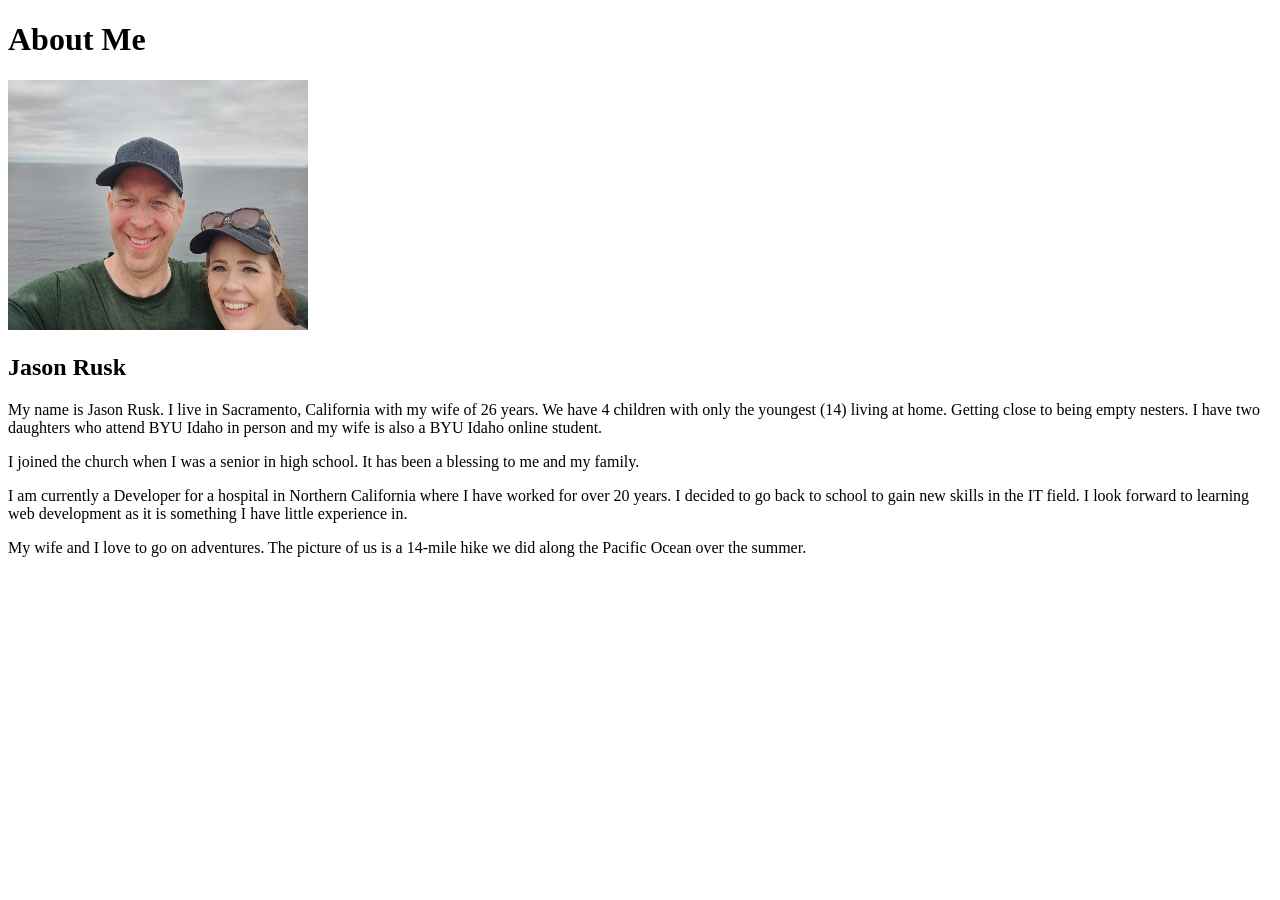
<file: aboutme/index.html>
<!DOCTYPE html>
<html lang="en">
<head>
    <meta charset="UTF-8">
    <meta http-eqiv="X-UA-Compatible" content="IE-edge">
    <meta name="viewport" content="width=device-width, initial-scale=1.0">
    <title>All About Me</title>
</head>
<body>
    <h1>About Me</h1>
    <img alt="Image of Jason and Geri" src="images/IMG_20230623_152343737_HDR.jpg" width="300" 
    height="250">
    <h2>Jason Rusk</h2>
    <p>My name is Jason Rusk. I live in Sacramento, California with my wife of 26 years. We have 4 children with only the youngest (14) living at home.  Getting close to being empty nesters.  I have two daughters who attend BYU Idaho in person and my wife is also a BYU Idaho online student.</p>
    <p>I joined the church when I was a senior in high school. It has been a blessing to me and my family.</p>
    <p>I am currently a Developer for a hospital in Northern California where I have worked for over 20 years. I decided to go back to school to gain new skills in the IT field. I look forward to learning web development as it is something I have little experience in.</p>
    <p>My wife and I love to go on adventures. The picture of us is a 14-mile hike we did along the Pacific Ocean over the summer.</p>
</body>
</html>
</file>
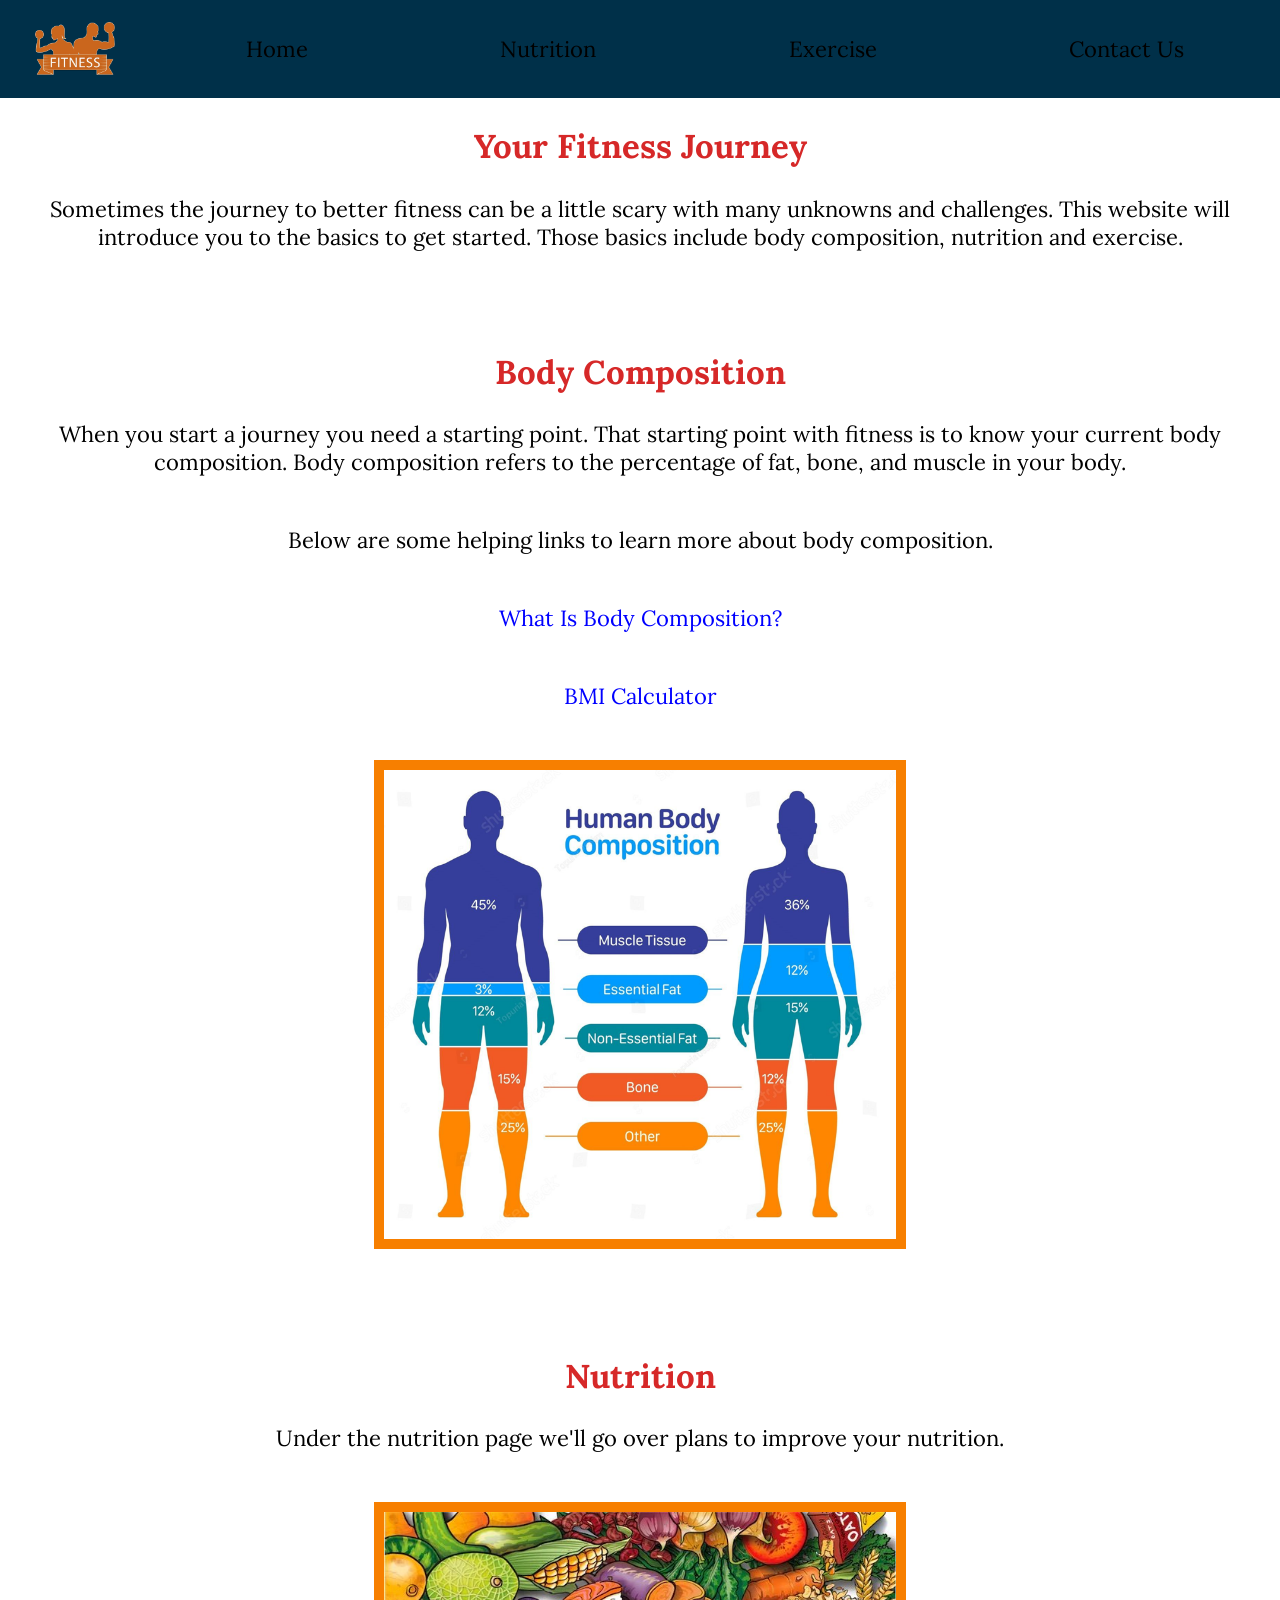
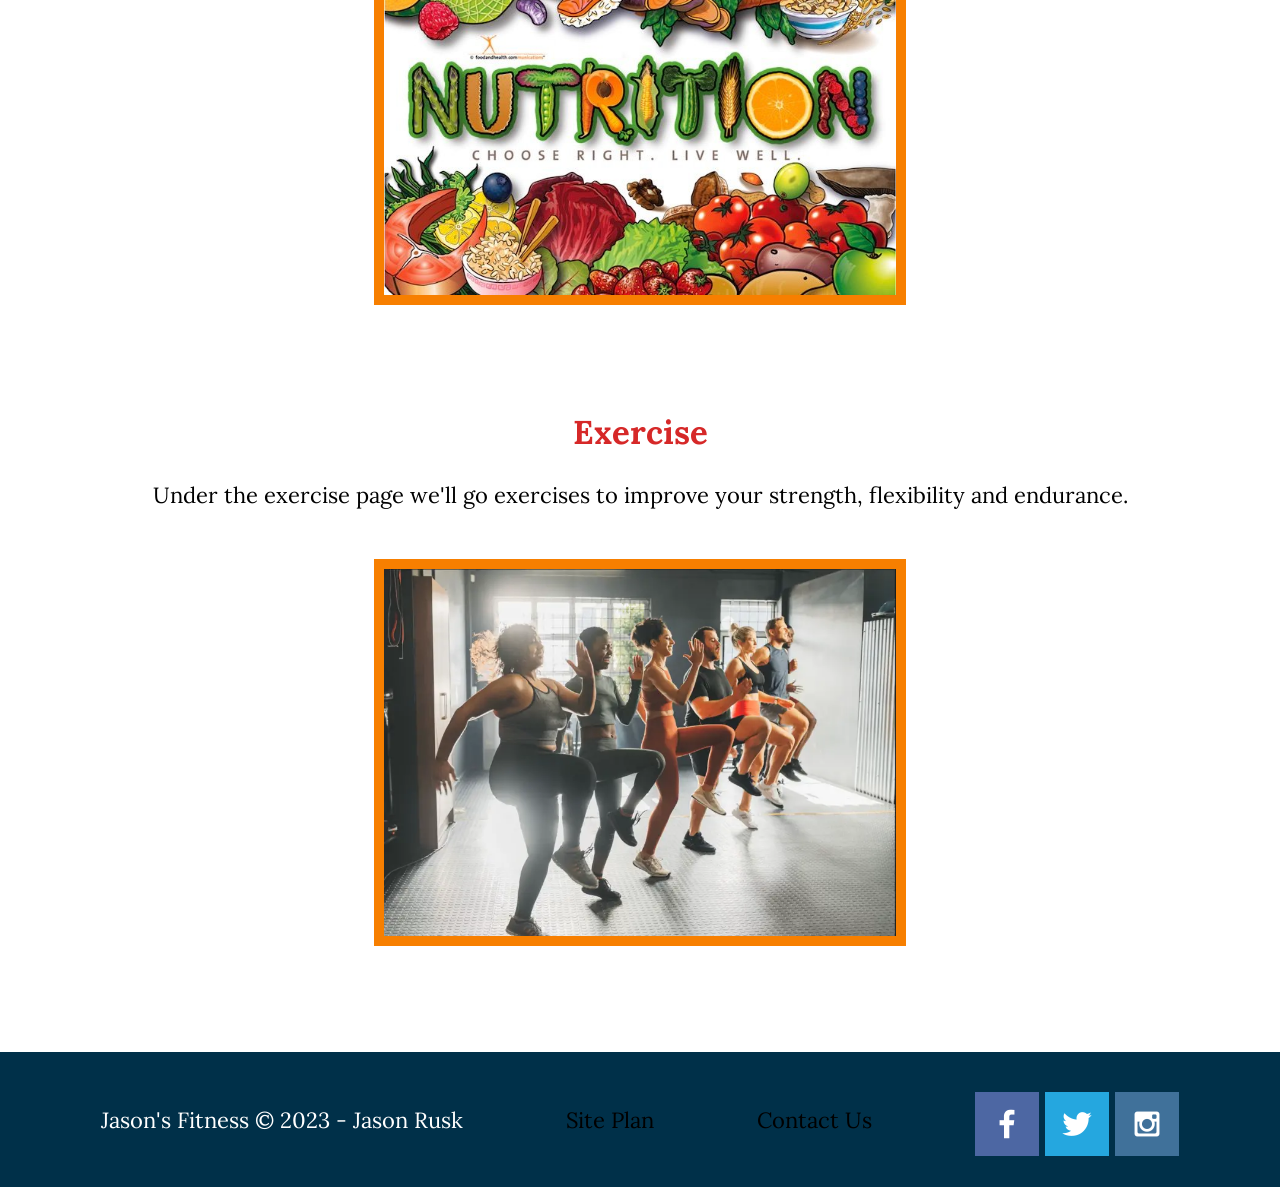
<file: fitness/index.html>
<!DOCTYPE html>
<html lang="en">
<head>
    <meta charset="UTF-8">
    <meta name="viewport" content="width=device-width, initial-scale=1.0">
    <title>Jason's Fitness | Home</title>
    <link rel="stylesheet" href="styles/style.css">
</head>
<body>
    <div id="content">
        <header>
            <a id="logo_link" href="index.html">
                <img class="logo" src="images/fitness.png" alt="Jason's Fitness">
            </a>
            <nav>
                <a href="index.html">Home</a>
                <a href="nutrition.html">Nutrition</a>
                <a href="exercise.html">Exercise</a>
                <a href="contactus.html">Contact Us</a>
            </nav>
        </header>
        <main class="home-grid">
            <section class="msg">
                <h2>Your Fitness Journey</h2>
                <p>Sometimes the journey to better fitness can be a little scary with many unknowns and challenges. This website will introduce you to the basics to get started.  Those basics include body composition, nutrition and exercise. </p>
            </section>
            <section class="body-card">
                <h2>Body Composition</h2>
                <p>When you start a journey you need a starting point. That starting point with fitness is to know your current body composition.  Body composition refers to the percentage of fat, bone, and muscle in your body.</p>
                <p>Below are some helping links to learn more about body composition.</p>
                <p><a href="https://www.webmd.com/fitness-exercise/what-is-body-composition" target="_blank">What Is Body Composition?</a></p>
                <p><a href="https://www.cdc.gov/healthyweight/assessing/bmi/adult_bmi/english_bmi_calculator/bmi_calculator.html" target="_blank">BMI Calculator</a></p>
                <img class="card-img" src="images/body_composition.png" alt="body_composition">
            </section>
            <section class="nutrition-card">
                <h2>Nutrition</h2>
                <p>Under the nutrition page we'll go over plans to improve your nutrition.</p>
                <img class="card-img" src="images/food.jpg" alt="nutrition">
            </section>
            <section class="exercise-card">
                <h2>Exercise</h2>
                <p>Under the exercise page we'll go exercises to improve your strength, flexibility and endurance.</p>
                <img class="card-img" src="images/exercise_75.png" alt="exercise">
            </section>
        </main>
        <footer>
            <p>Jason's Fitness &copy; 2023 - Jason Rusk</p>
            <p><a href="site-plan.html" target="_blank">Site Plan</a></p>
            <p><a href="contactus.html">Contact Us</a></p>
            <div class="social">
                <a href="https://facebook.com" target="_blank">
                    <img src="images/facebook.png" alt="fb icon">
                </a>
                <a href="https://twitter.com" target="_blank">
                    <img src="images/twitter.png" alt="twitter icon">
                </a>
                <a href="https://instagram.com" target="_blank">
                    <img src="images/instagram.png" alt="instagram icon">
                </a>
            </div>
        </footer>
    </div>
</body>
</html>
</file>
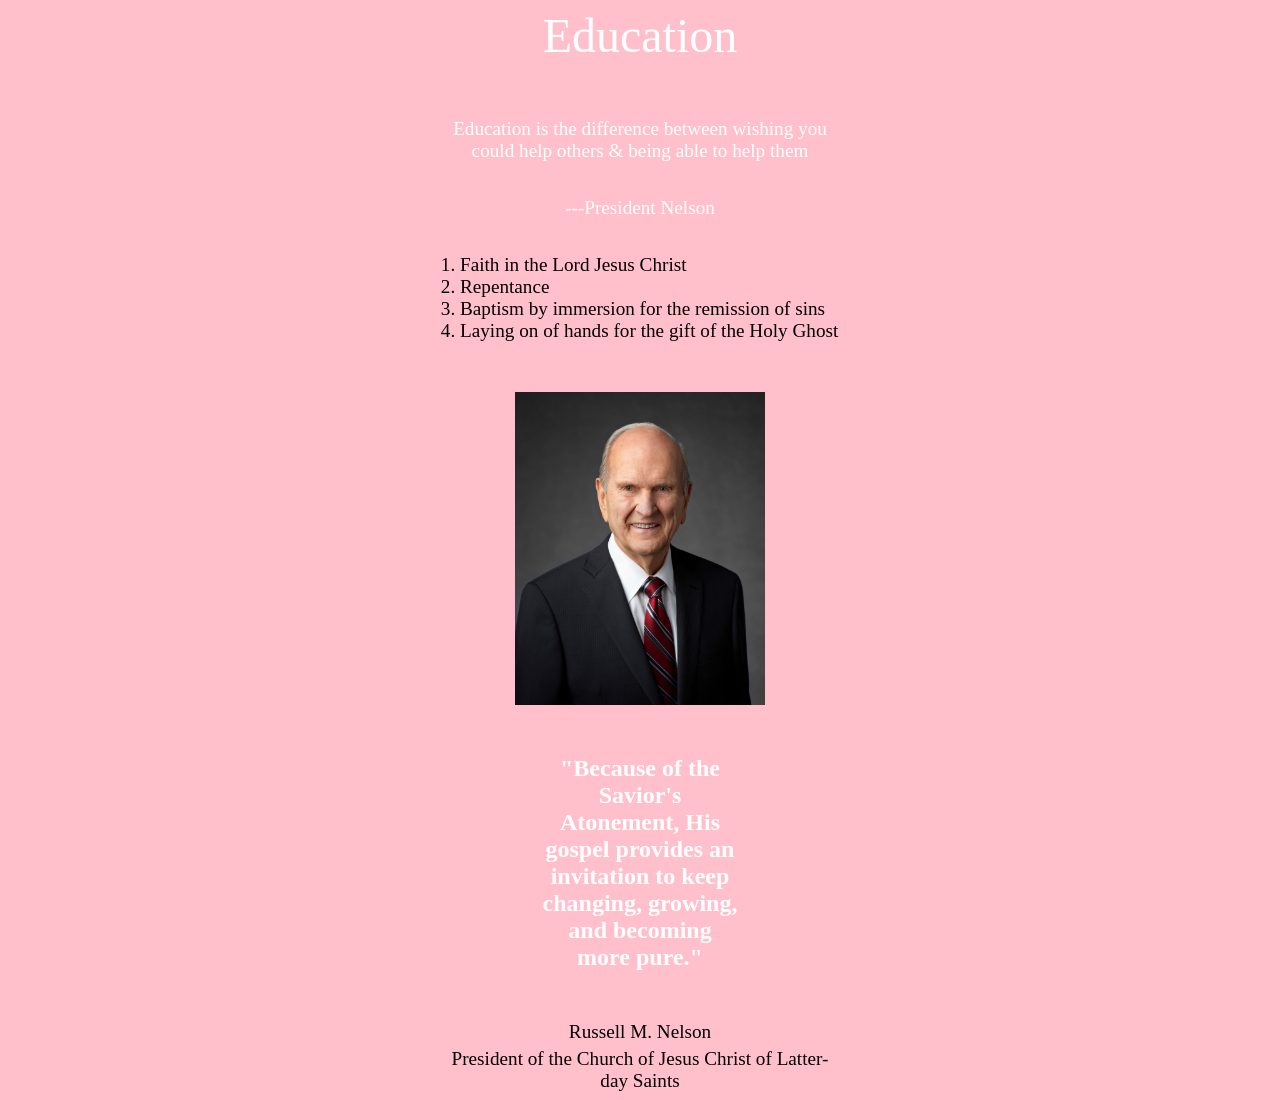
<file: week4/index.html>
<!DOCTYPE html>
<html lang="en">
<head>
    <meta charset="UTF-8">
    <meta name="viewport" content="width=device-width, initial-scale=1.0">
    <title>Week 4 Challenge</title>
    <link rel="stylesheet" href="styles/style.css">
</head>
<body>
    <header>
        <nav>
            <a>Education</a>
        </nav>
    </header>
    <p>Education is the difference between wishing you could help others & being able to help them</p>
    <p>---President Nelson</p>

    <ol>
        <li>Faith in the Lord Jesus Christ</li>
        <li>Repentance</li>
        <li>Baptism by immersion for the remission of sins</li>
        <li>Laying on of hands for the gift of the Holy Ghost</li>
      </ol>
    
    <div>
        <img id="hero-image" src="images/russell_nelson_official_portrait_2018.jpeg" alt="President Nelson">
    </div>

    <section>
        <h3>"Because of the Savior's Atonement, His gospel provides an invitation to keep changing, growing, and becoming more pure."</h1>
    </section>
    <footer>
        <p>Russell M. Nelson</p>
        <p>President of the Church of Jesus Christ of Latter-day Saints</p>
    </footer>
    
</body>
</html>
</file>
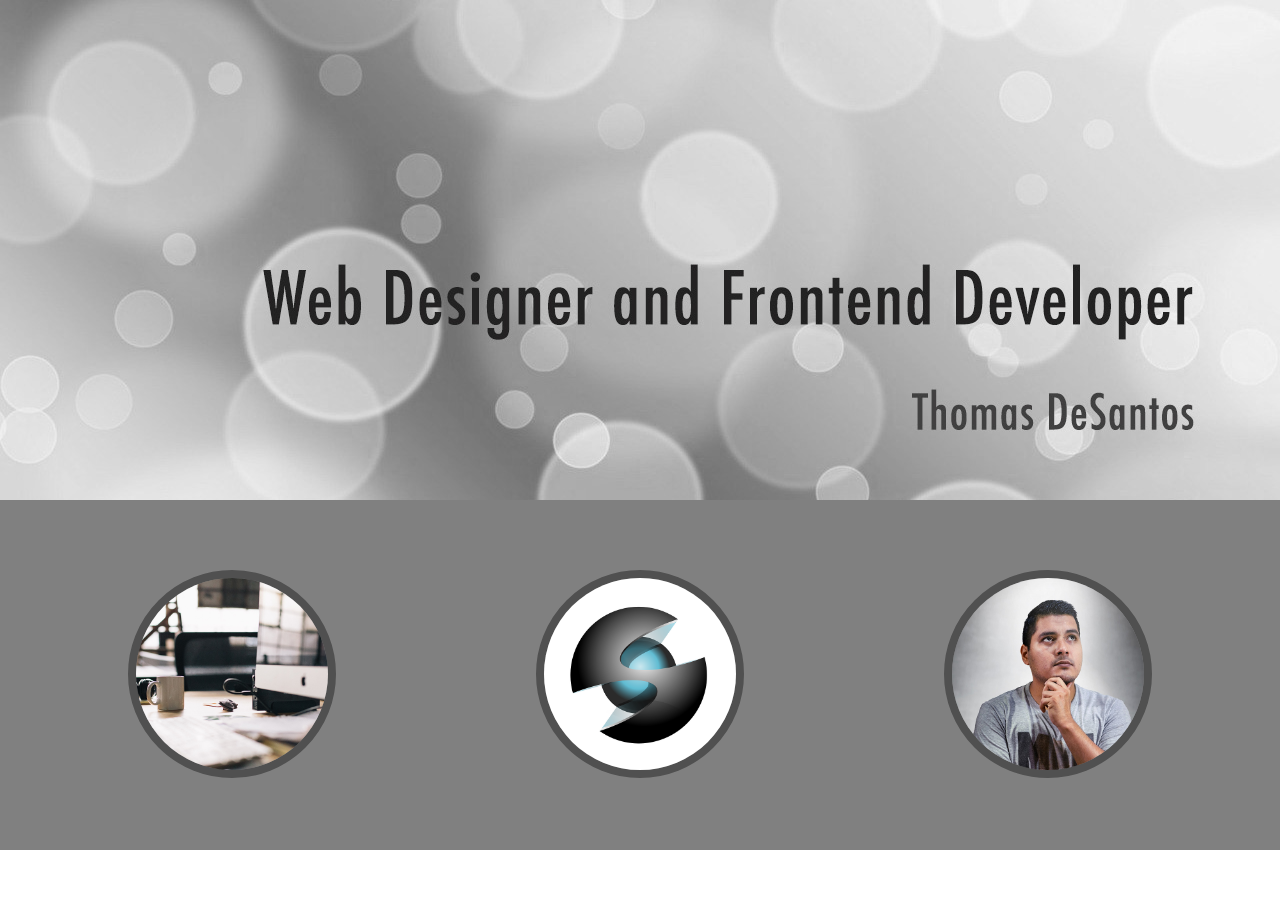
<file: week5/index.html>
<!DOCTYPE html>
<html lang="en">
<head>
    <meta charset="UTF-8">
    <meta name="viewport" content="width=device-width, initial-scale=1.0">
    <title>Week 5 Challenge</title>
    <link rel="stylesheet" href="styles/style.css">
</head>
<body>
    <div>
        <img id="circles" src="images/w05_circles.jpg" alt="Circles">
    </div>
    <div id="background">
        <img id="desk" src="images/w05_ice_image_desk.jpg" alt="Desk">
        <img id="graphic" src="images/w05_ice_image_graphic.png" alt="Graphic">
        <img id="person" src="images/w05_ice_image_person.jpg" alt="Person">
    </div>    
</body>
</html>
</file>
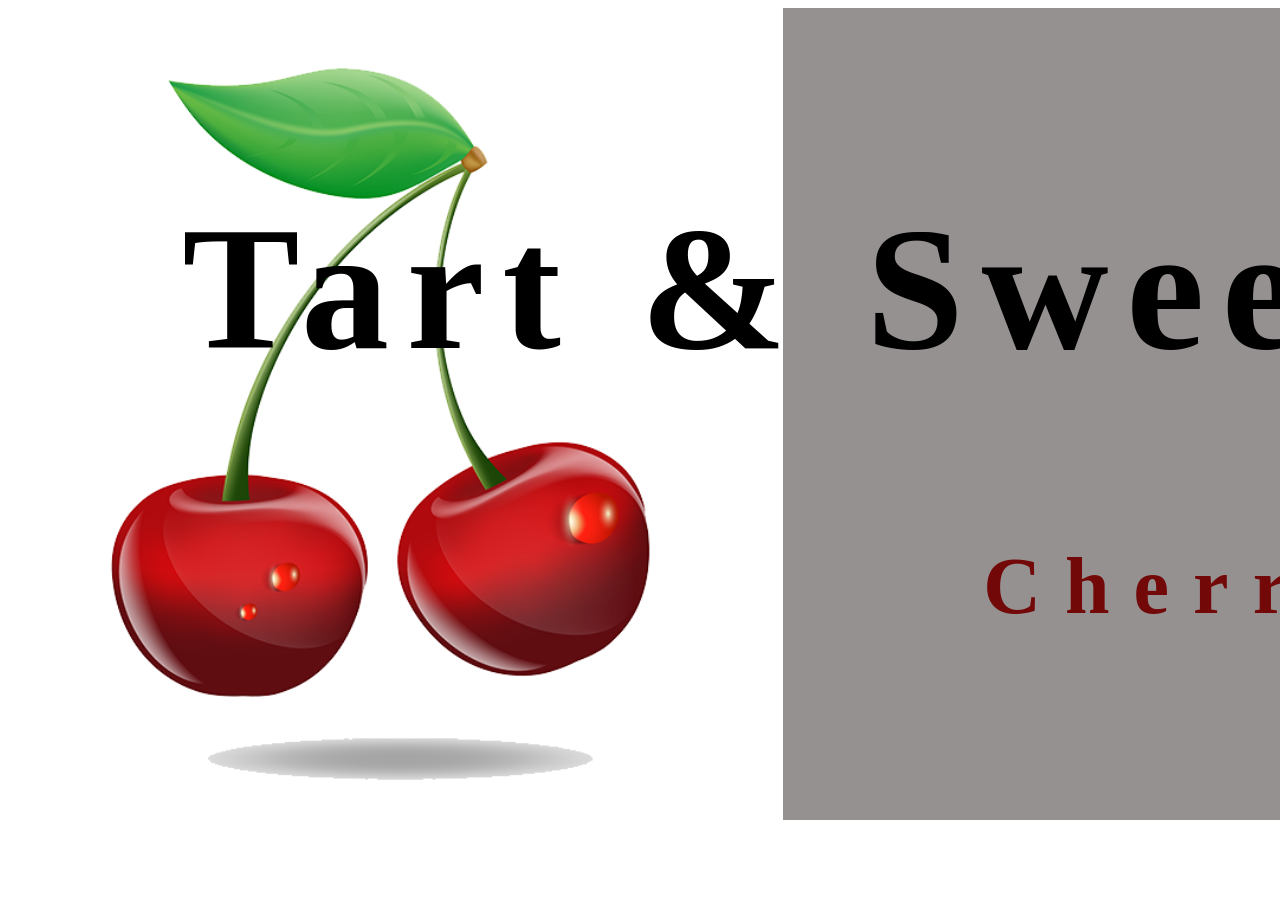
<file: week6/index.html>
<!DOCTYPE html>
<html lang="en">
<head>
    <meta charset="UTF-8">
    <meta name="viewport" content="width=device-width, initial-scale=1.0">
    <title>Week 6 Challenge</title>
    <link rel="stylesheet" href="styles/style.css">
</head>
<body>
    <div class="content1">
        <h1>Tart & Sweet</h1>
        <img src="images/w06_cherries.png" alt="Cherries">
        <div class="gray"></div>
        <h4>Cherries</h4>        
    </div>
</body>
</html>
</file>
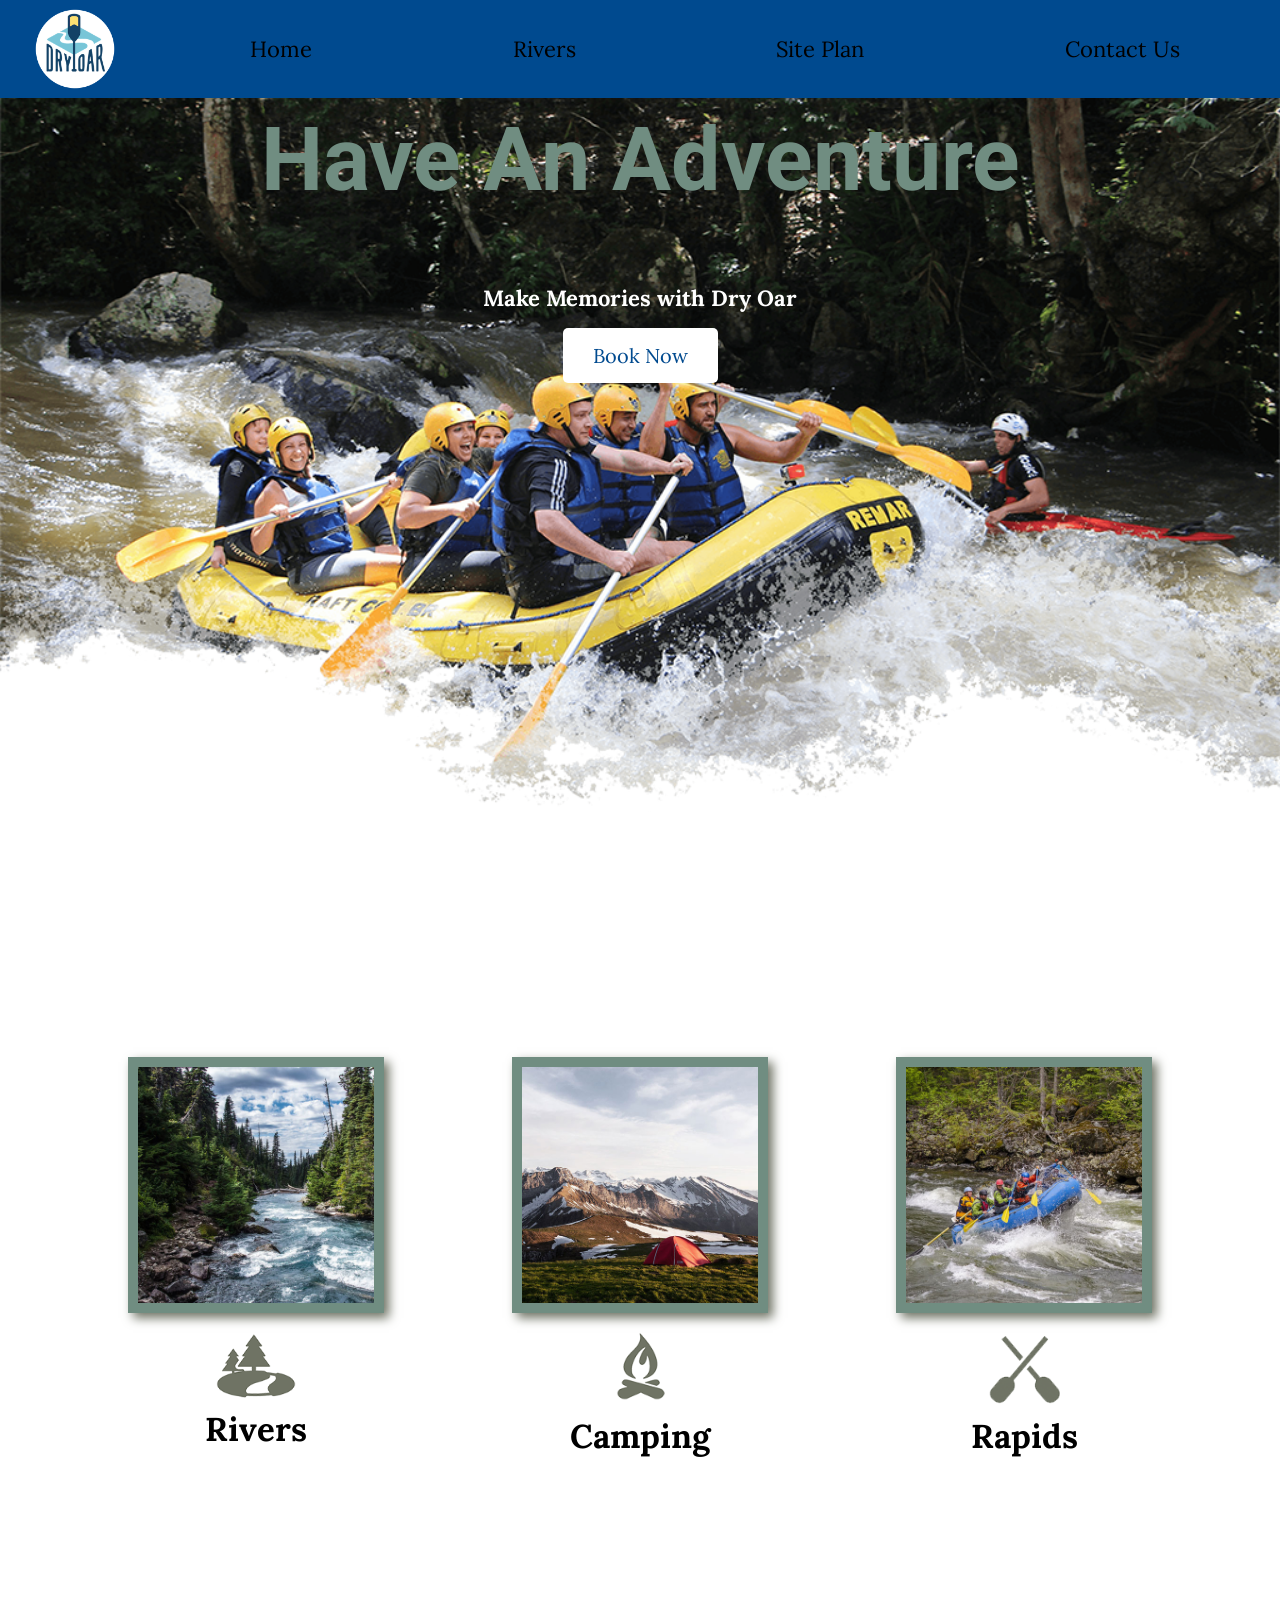
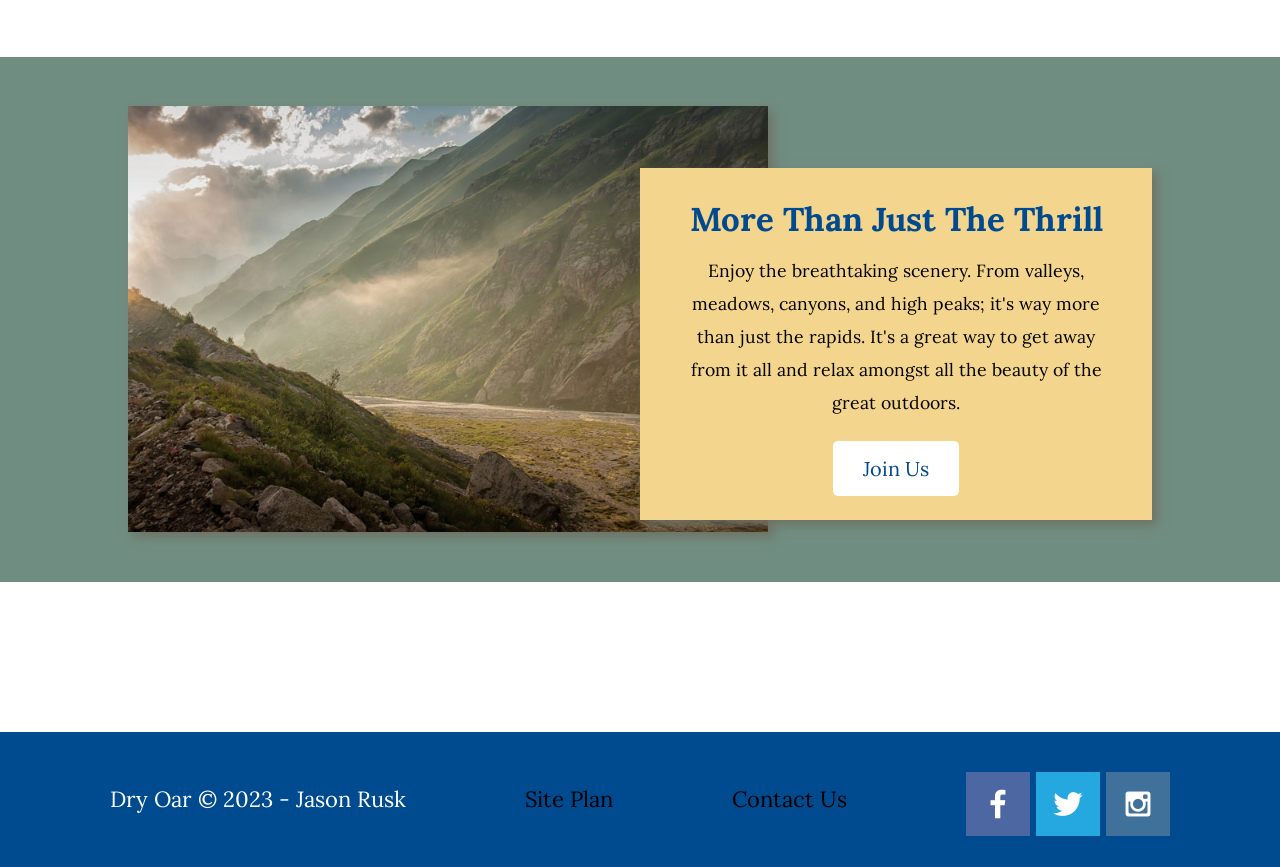
<file: wwr/index.html>
<!DOCTYPE html>
<html lang="en">
<head>
    <meta charset="UTF-8">
    <meta name="viewport" content="width=device-width, initial-scale=1.0">
    <title>Whitewater Rafting Vacations | Dry Oar Boating | Home</title>
    <link rel="stylesheet" href="styles/style.css">
</head>
<body>
    <div id="content">
        <header>
            <a id="logo_link" href="index.html">
                <img class="logo" src="images/logo.png" alt="Dry Oar Logo">
            </a>
            <nav>
                <a href="index.html">Home</a>
                <a href="rivers.html">Rivers</a>
                <a href="site-plan-rafting.html" target="_blank">Site Plan</a>
                <a href="contactus.html">Contact Us</a>
            </nav>
        </header>
        <div id="hero">
            <div id="hero-box">
                <img id="hero-image" src="images/hero.png" alt="People enjoying white water rafting">
            </div>
            <section id="hero-msg">
                <h1 class="home-title">Have An Adventure</h1>
                <h4>Make Memories with Dry Oar</h4>
                <div class="button-box">
                    <a class="book" href="contactus.html">Book Now</a>
                </div>
            </section>
        </div>
        <main class="home-grid">
            <section class="rivers-card">
                <img class="card-img" src="images/rivers.jpg" alt="river in forest">
                <img class="icon" src="images/river_icon.png" alt="river icon">
                <h2>Rivers</h2>
            </section>
            <section class="camping-card">
                <img class="card-img" src="images/camping.jpg" alt="tent in mountains">
                <img class="icon" src="images/fire_icon.png" alt="fire icon">
                <h2>Camping</h2>
            </section>
            <section class="rapids-card">
                <img class="card-img" src="images/rapids.jpg" alt="rafting boat">
                <img class="icon" src="images/oars.png" alt="oars icon">
                <h2>Rapids</h2>
            </section>
            <div id="background"></div>
            <img class="mountains" src="images/mountains.jpg" alt="Misty mountains">
            <section class="msg">
                <h2>More Than Just The Thrill</h2>
                <p>Enjoy the breathtaking scenery. From valleys, meadows, canyons, and high peaks; it's way more than just the rapids. It's a great way to get away from it all and relax amongst all the beauty of the great outdoors.</p>
                <a class="join" href="rivers.html">Join Us</a>
            </section>
        </main>
        <footer>
            <p>Dry Oar &copy; 2023 - Jason Rusk</p>
            <p><a href="site-plan-rafting.htm" target="_blank">Site Plan</a></p>
            <p><a href="contactus.html">Contact Us</a></p>
            <div class="social">
                <a href="https://facebook.com" target="_blank">
                    <img src="images/facebook.png" alt="fb icon">
                </a>
                <a href="https://twitter.com" target="_blank">
                    <img src="images/twitter.png" alt="twitter icon">
                </a>
                <a href="https://instagram.com" target="_blank">
                    <img src="images/instagram.png" alt="instagram icon">
                </a>
            </div>
        </footer>
    </div>
</body>
</html>
</file>
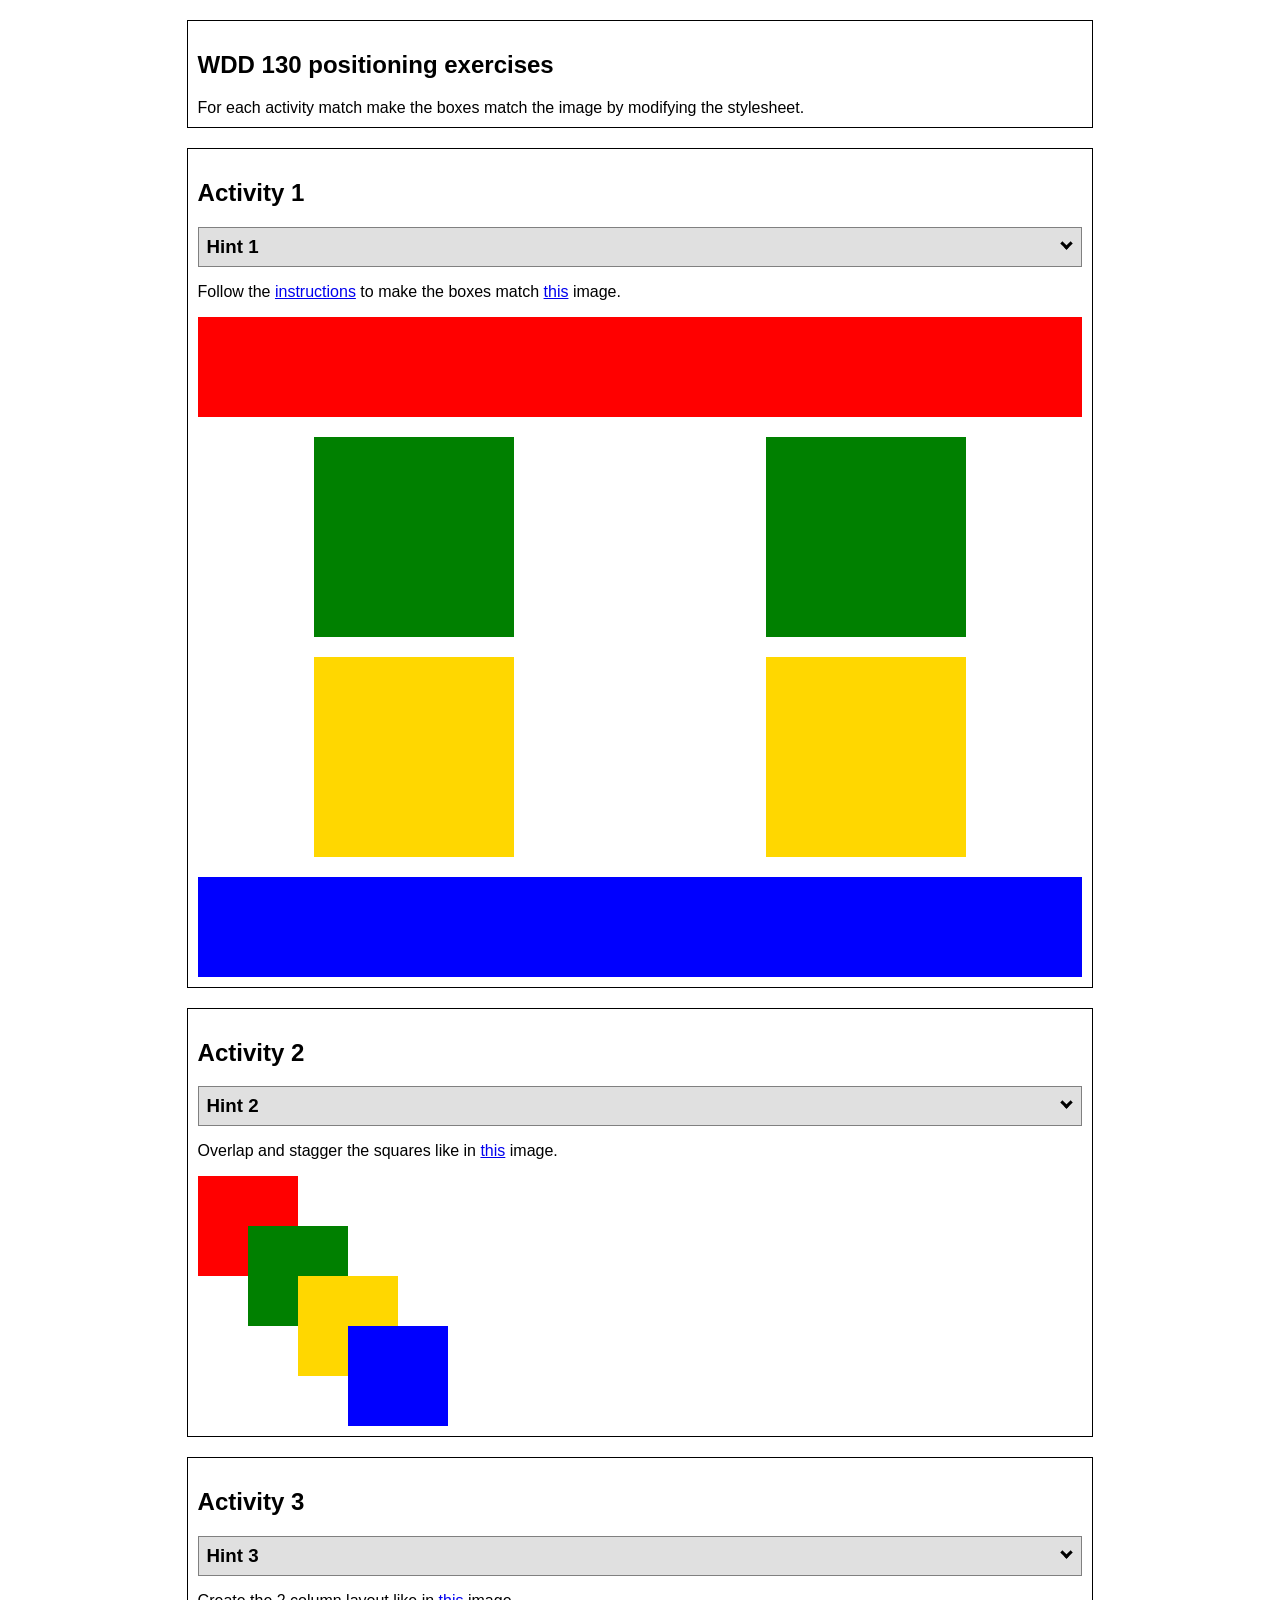
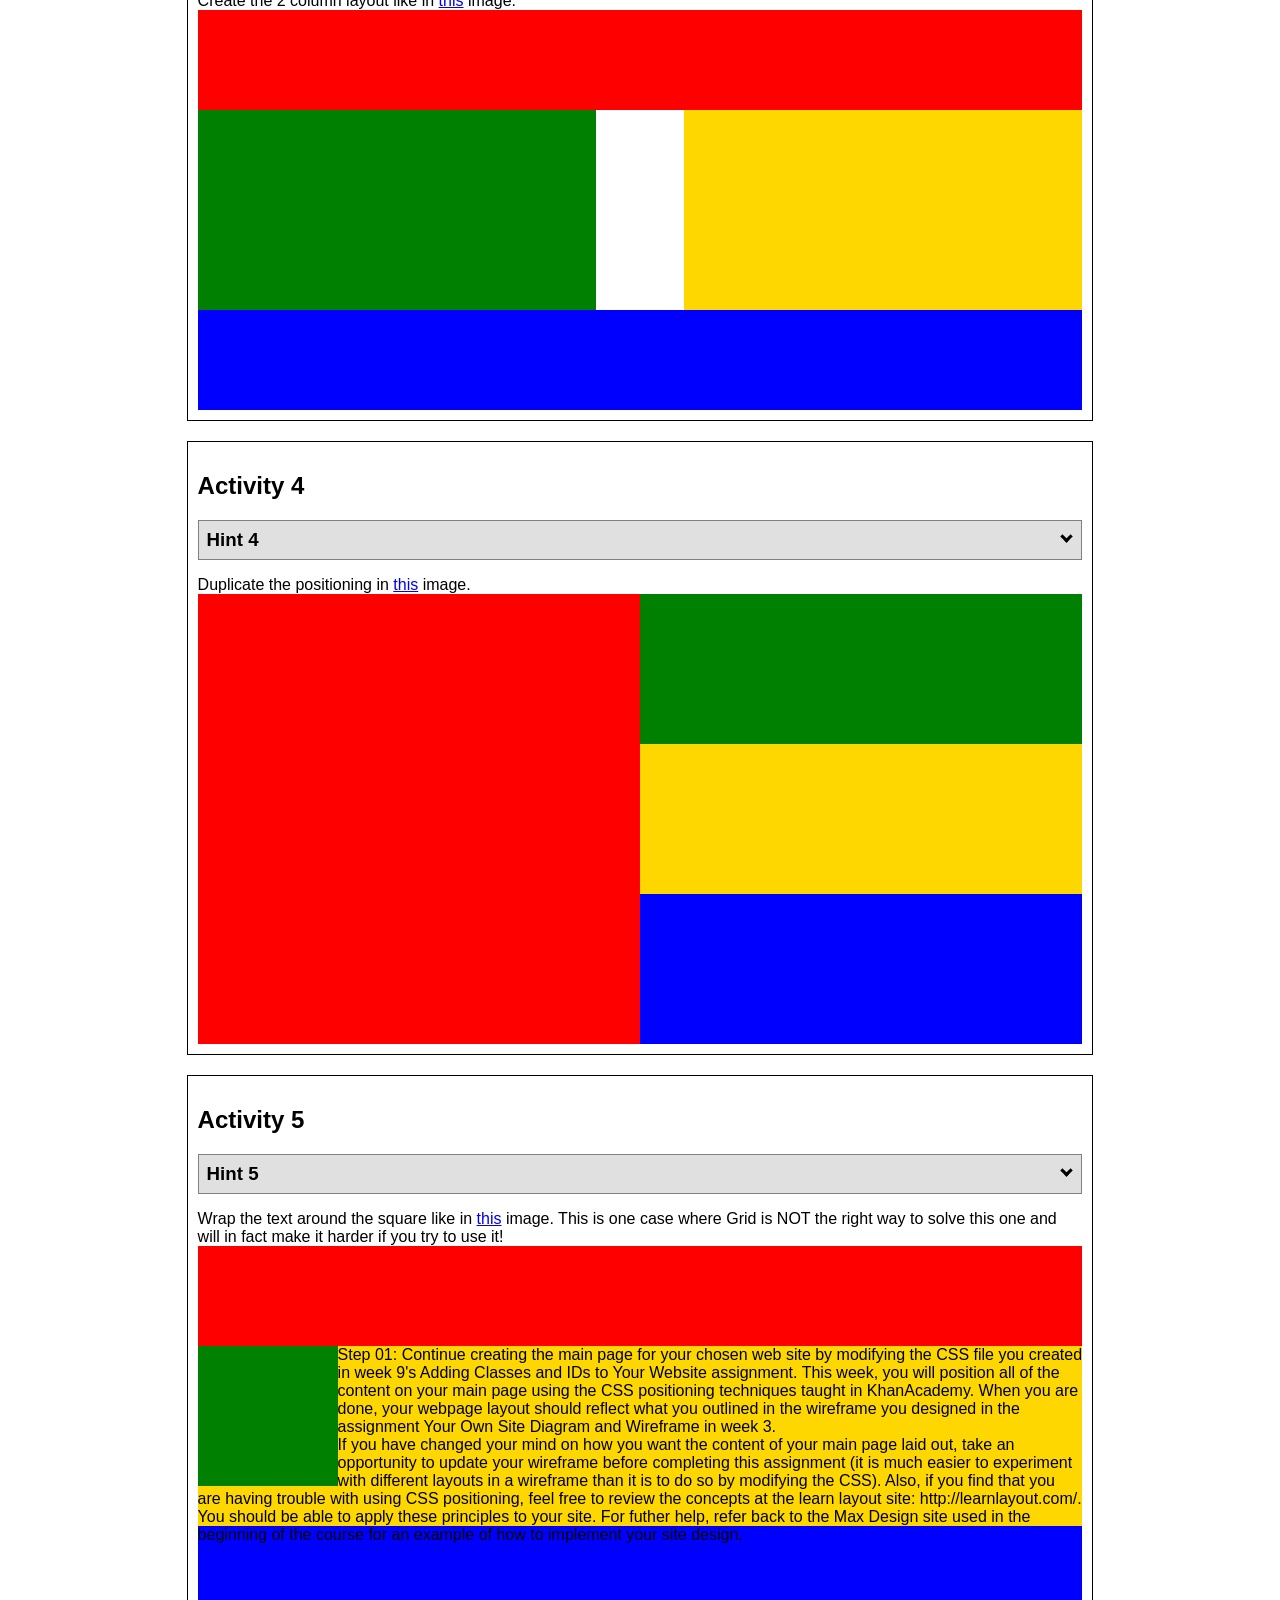
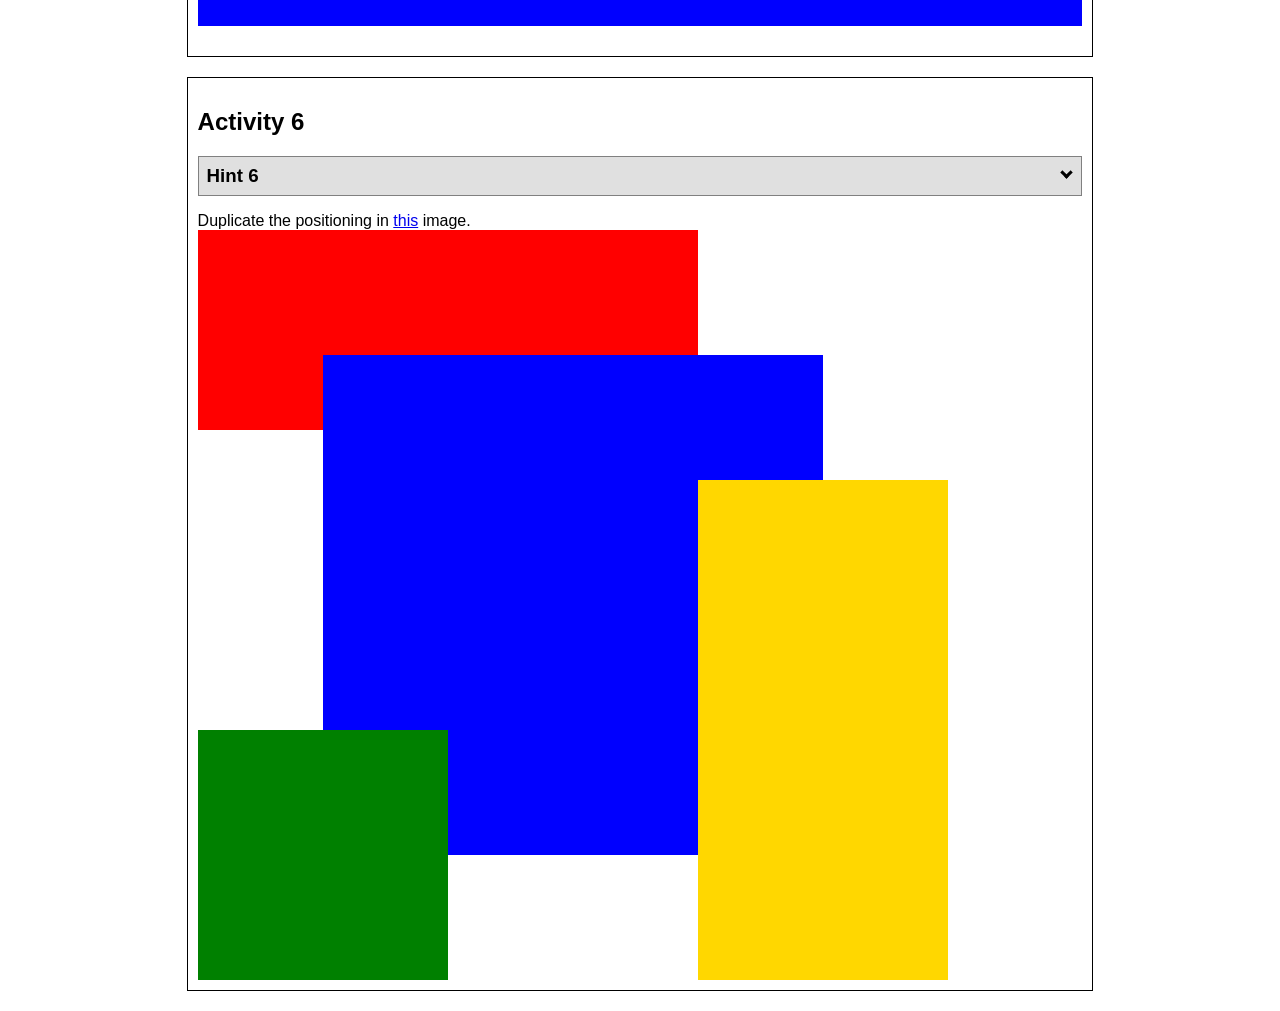
<file: positioning.html>
<!DOCTYPE html>
<html lang="en">
  <head>
    <!-- HTML - Name: positioning.html -->
    <title>Positioning Activity</title>
    <link rel="stylesheet" type="text/css" href="positionstyles.css" />
  </head>
  <body>
    <div class="activity">
      <h2>WDD 130 positioning exercises</h2>
      For each activity match make the boxes match the image by modifying the stylesheet.</div>
    <div class="activity">
      <h2>Activity 1</h2>
      <section class="hint"><input type="checkbox" ><i></i> <h3>Hint 1</h3><div><p>Check out the <a href="https://byui-wdd.github.io/wdd130/activities/w06-css-positioning.html" target="_blank">activity instructions</a> in Ilearn!</p></div></section>
      <p>Follow the <a href="https://byui-wdd.github.io/wdd130/activities/w06-css-positioning.html" target="_blank">instructions</a> to make the boxes match  <a href="https://byui-wdd.github.io/wdd130/images/example1.png" target="_blank">this</a> image.</p>
      <div class="content1" >
        <div class="red1" ></div>
        <div class="green1" ></div>
        <div class="green1" ></div>
        <div class="yellow1"></div>
        <div class="yellow1"></div>
        <div class="blue1"></div>
      </div>
    </div>
    <div class="activity">
      <h2>Activity 2</h2>
      <section class="hint"><input type="checkbox" > <h3>Hint 2</h3><i></i><div>
      <ul>
      <li>grid-template-columns: 50px 50px 50px 50px 50px </li></ul></div></section>
      <p>Overlap and stagger the squares like in <a href="https://byui-wdd.github.io/wdd130/images/example2.png" target="_blank">this</a> image.</p>
      <div class="content2" >
        <div class="red2" ></div>
        <div class="green2" ></div>
        <div class="yellow2"></div>
        <div class="blue2"></div>
      </div>
    </div>
    <div class="activity">
      <h2>Activity 3</h2>
      <section class="hint"><input type="checkbox" > <h3>Hint 3</h3><i></i><div><p>This one is going to be best solved with CSS Grid. Remember to make the boxes the right width first...then start moving them around. </p><h4>Properties used:</h4><ul><li>display:grid;</li><li>grid-template-columns:</li><li>grid-column-gap:</li>
        <li>grid-column:</li>  </ul></div></section>
      Create the 2 column layout like in <a href="https://byui-wdd.github.io/wdd130/images/example3.png" target="_blank">this</a>  image.
      <div class="content3" >
        <div class="red3" ></div>
        <div class="green3" ></div>
        <div class="yellow3"></div>
        <div class="blue3"></div>
      </div>
    </div>
    <div class="activity">
      <h2>Activity 4</h2>
      <section class="hint"><input type="checkbox" > <h3>Hint 4</h3><i></i><div><p>For the others we have been primarily concerned with width. For this one you will need to adjust height as well. </p><h4>Properties used:</h4><ul><li>display:grid;</li><li>grid-template-columns:</li><li>grid-row:</li></ul></div></section>
      Duplicate the positioning in <a href="https://byui-wdd.github.io/wdd130/images/example4.png" target="_blank">this</a> image. 
      <div class="content4" >
        <div class="red4" ></div>
        <div class="green4" ></div>
        <div class="yellow4"></div>
        <div class="blue4"></div>
      </div>
    </div>

    <div class="activity">
      <h2>Activity 5</h2>
      <section class="hint"><input type="checkbox" > <h3>Hint 5</h3><i></i><div><p>Grid is <strong>not</strong> the right way to do this.  In fact there is only one way to really do that...and that is with float. Remember that we float the thing we want the text to wrap around.  Also remember to start by making all the shapes the right size and shape.</p><h4>Properties used:</h4><ul><li>float: left;</li></ul></div></section>
      Wrap the text around the square like in <a href="https://byui-wdd.github.io/wdd130/images/example5.png" target="_blank">this</a> image. This is one case where Grid is NOT the right way to solve this one and will in fact make it harder if you try to use it!
      <div class="content5" >
        <div class="red5" ></div>
        <div class="green5" ></div>
        <div class="yellow5">Step 01: Continue creating the main page for your chosen web site by modifying the CSS file you created in week 9's Adding Classes and IDs to Your Website assignment. This week, you will position all of the content on your main page using the CSS positioning techniques taught in KhanAcademy. When you are done, your webpage layout should reflect what you outlined in the wireframe you designed in the assignment Your Own Site Diagram and Wireframe in week 3. <br />
          If you have changed your mind on how you want the content of your main page laid out, take an opportunity to update your wireframe before completing this assignment (it is much easier to experiment with different layouts in a wireframe than it is to do so by modifying the CSS). Also, if you find that you are having trouble with using CSS positioning, feel free to review the concepts at the learn layout site: http://learnlayout.com/. You should be able to apply these principles to your site. For futher help, refer back to the Max Design site used in the beginning of the course for an example of how to implement your site design.</div>
        <div class="blue5"></div>
      </div>
    </div>
    <div class="activity">
      <h2>Activity 6</h2>
      <section class="hint"><input type="checkbox" > <h3>Hint 6</h3><i></i><div><p>This one is all about visualizing the grid behind the layout. If you are having a hard time doing that first: all the sizes are even multiples of 100, and second here is another example with the lines drawn: <a href="https://byui-wdd.github.io/wdd130/images/example6-hint.png" target="_blank">example 6 with lines</a>. For this one you will find it easiest if you use px for the column width. You can also use <kbd>z-index</kbd> to control the element layering.    </p><h4>Properties used:</h4><ul><li>display:grid;</li><li>grid-template-columns:</li><li>grid-column:</li><li>grid-row:</li><li><a href="https://www.w3schools.com/cssref/pr_pos_z-index.asp" target="_blank">z-index:</a></li></ul></div></section>
      Duplicate the positioning in <a href="https://byui-wdd.github.io/wdd130/images/example6.png" target="_blank">this</a> image.
      <div class="content6" >
        <div class="red6" ></div>
        <div class="green6" ></div>
        <div class="yellow6"></div>
        <div class="blue6"></div>
      </div>
    </div>
  </body>
</html>
</file>
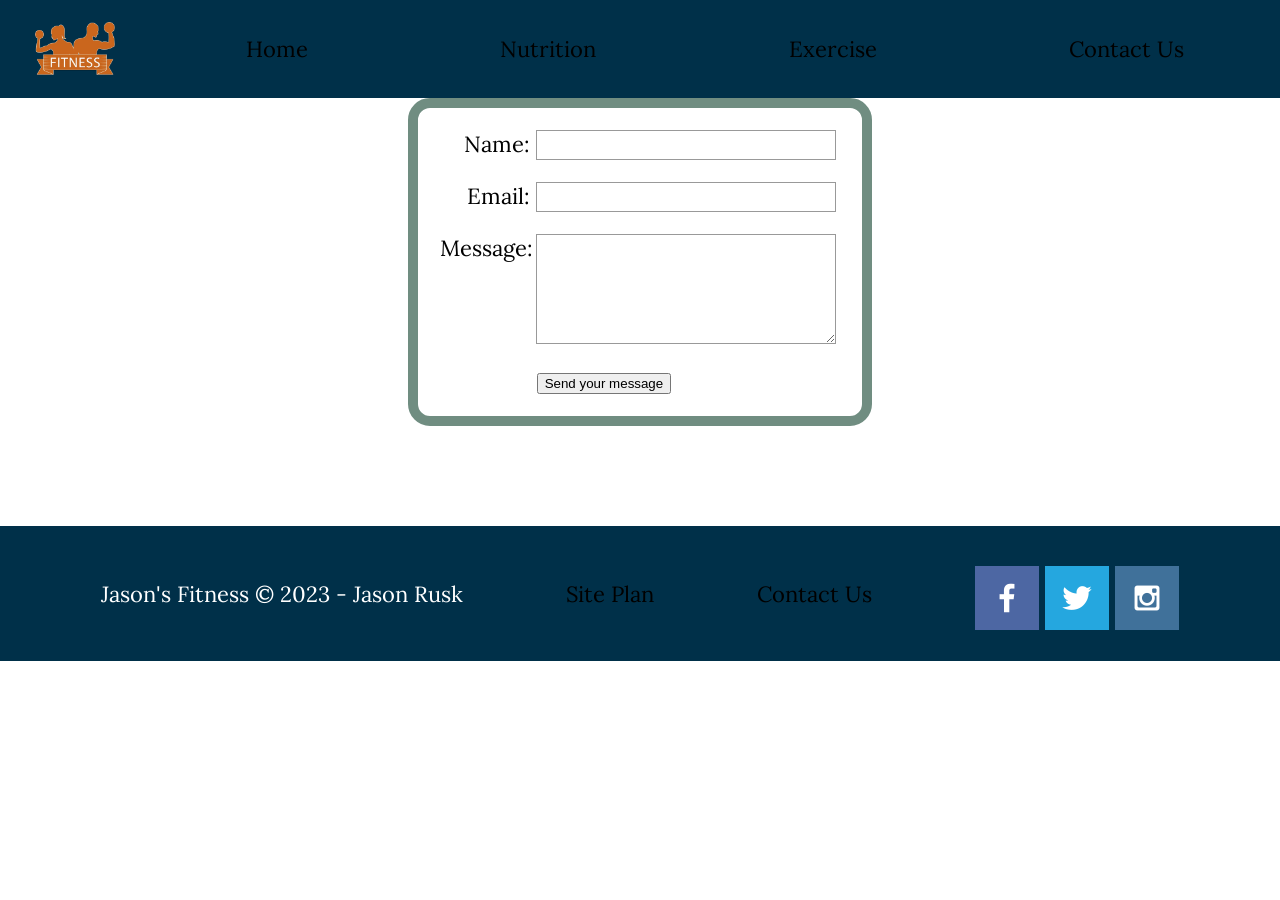
<file: fitness/contactus.html>
<!DOCTYPE html>
<html lang="en">
<head>
    <meta charset="UTF-8">
    <meta name="viewport" content="width=device-width, initial-scale=1.0">
    <title>Whitewater Rafting Vacations | Raft it Up! | Forms</title>
    <link rel="stylesheet" href="styles/style.css">
</head>
<body>
    <div id="content">
      <header>
        <a id="logo_link" href="index.html">
            <img class="logo" src="images/fitness.png" alt="Jason's Fitness">
        </a>
        <nav>
            <a href="index.html">Home</a>
            <a href="nutrition.html">Nutrition</a>
            <a href="exercise.html">Exercise</a>
            <a href="contactus.html">Contact Us</a>
        </nav>
    </header>
        
        <main>
            <div id="feedback"></div>
            <form action="/my-handling-form-page" method="post">
                <ul>
                  <li>
                    <label for="name">Name:</label>
                    <input type="text" id="name" name="user_name" />
                  </li>
                  <li>
                    <label for="mail">Email:</label>
                    <input type="email" id="mail" name="user_email" />
                  </li>
                  <li>
                    <label for="msg">Message:</label>
                    <textarea id="msg" name="user_message"></textarea>
                  </li>
                  <li class="button">
                    <button type="submit">Send your message</button>
                  </li>
                </ul>
              </form>
            </form>
        </main> 
          
        <footer>
          <p>Jason's Fitness &copy; 2023 - Jason Rusk</p>
          <p><a href="site-plan.html" target="_blank">Site Plan</a></p>
          <p><a href="contactus.html">Contact Us</a></p>
          <div class="social">
              <a href="https://facebook.com" target="_blank">
                  <img src="images/facebook.png" alt="fb icon">
              </a>
              <a href="https://twitter.com" target="_blank">
                  <img src="images/twitter.png" alt="twitter icon">
              </a>
              <a href="https://instagram.com" target="_blank">
                  <img src="images/instagram.png" alt="instagram icon">
              </a>
          </div>
      </footer>
    </div>
    <script>
        // get the feedback div element so we can do something with it.
        const feedbackElement = document.getElementById('feedback');
        // get the form so we can read what was entered in it.
        const formElement = document.forms[0];
        // add a 'listener' to wait for a submission of our form. When that happens run the code below.
        formElement.addEventListener('submit', function(e) {
            // stop the form from doing the default action.
            e.preventDefault();
            // set the contents of our feedback element to a message letting the user know the form was submitted successfully. Notice that we pull the name that was entered in the form to personalize the message!
            feedbackElement.innerHTML = 'Hello '+ formElement.user_name.value +'! Thank you for your message. We will get back with you as soon as possible!';
            // make the feedback element visible.
            feedbackElement.style.display = "block";
            // add a class to move everything down so our message doesn't cover it.
            document.body.classList.toggle('moveDown');
        });
    </script>
</body>
</html>
</file>
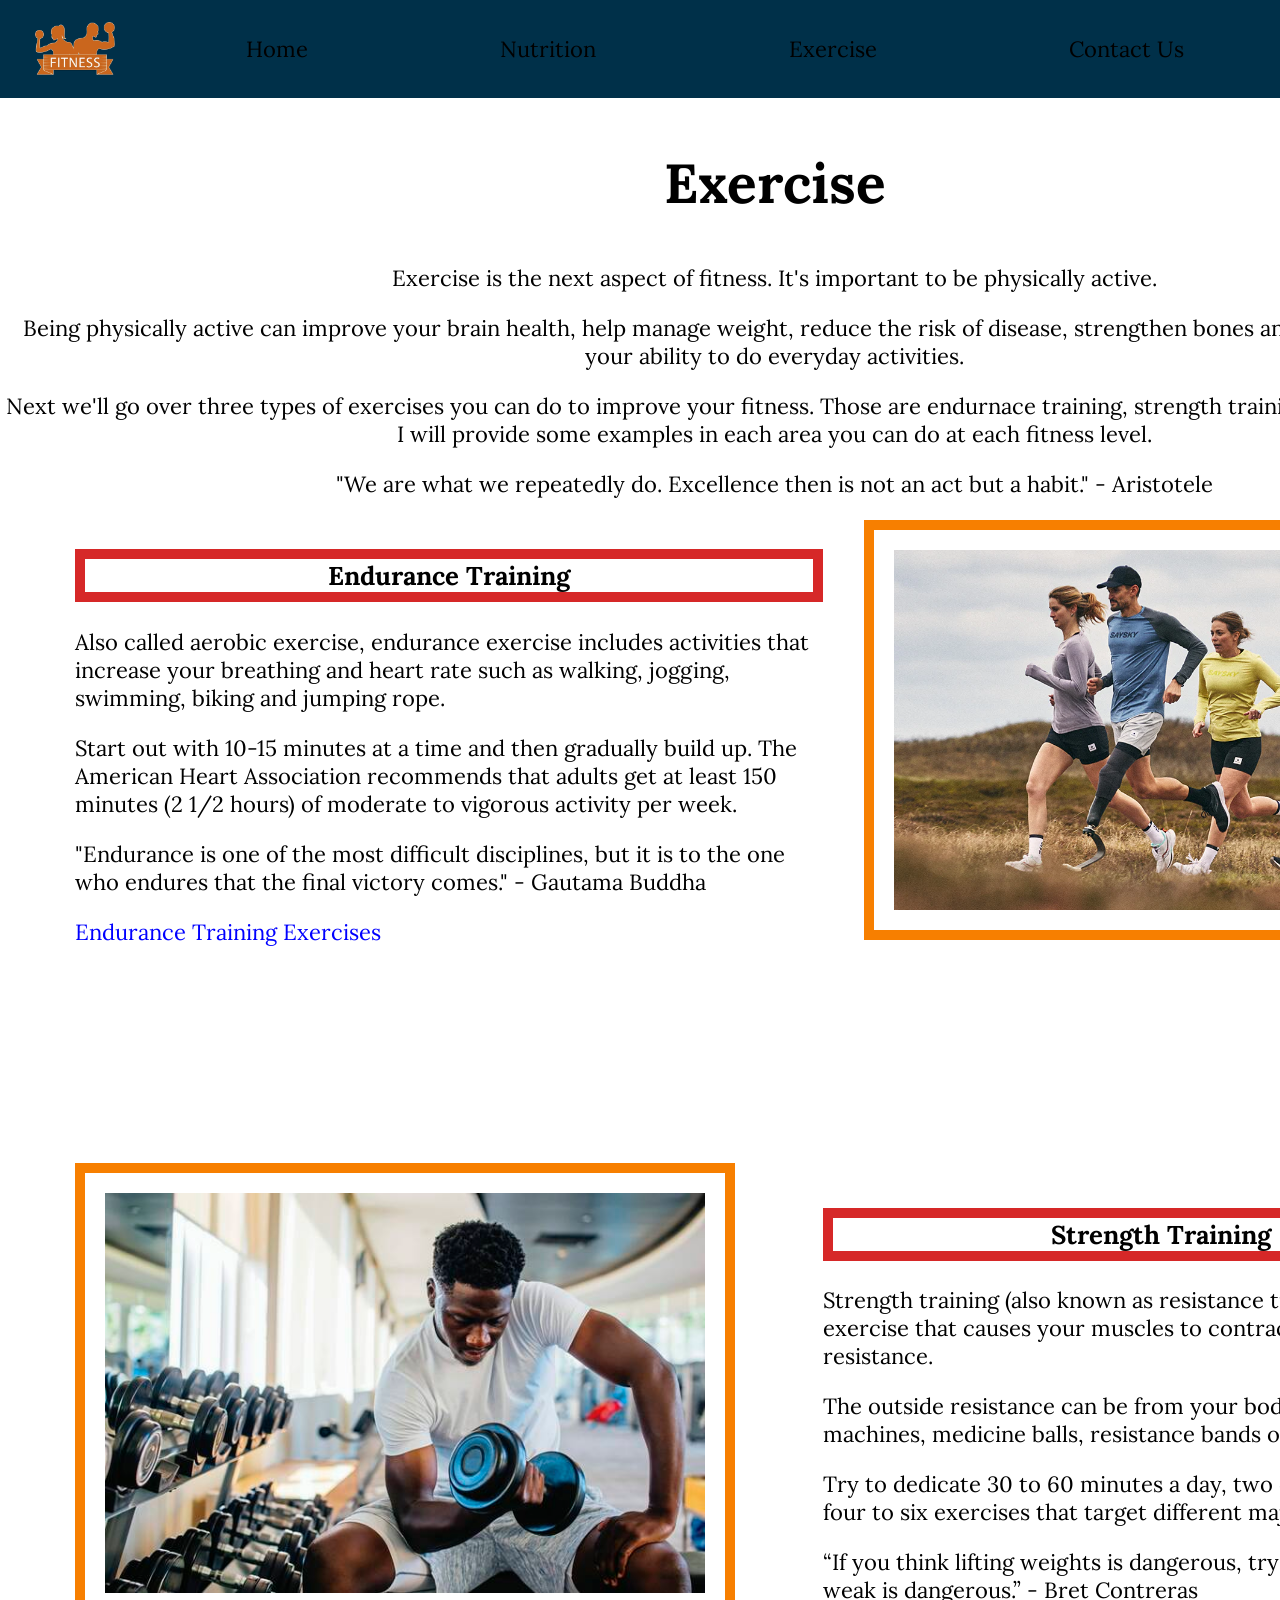
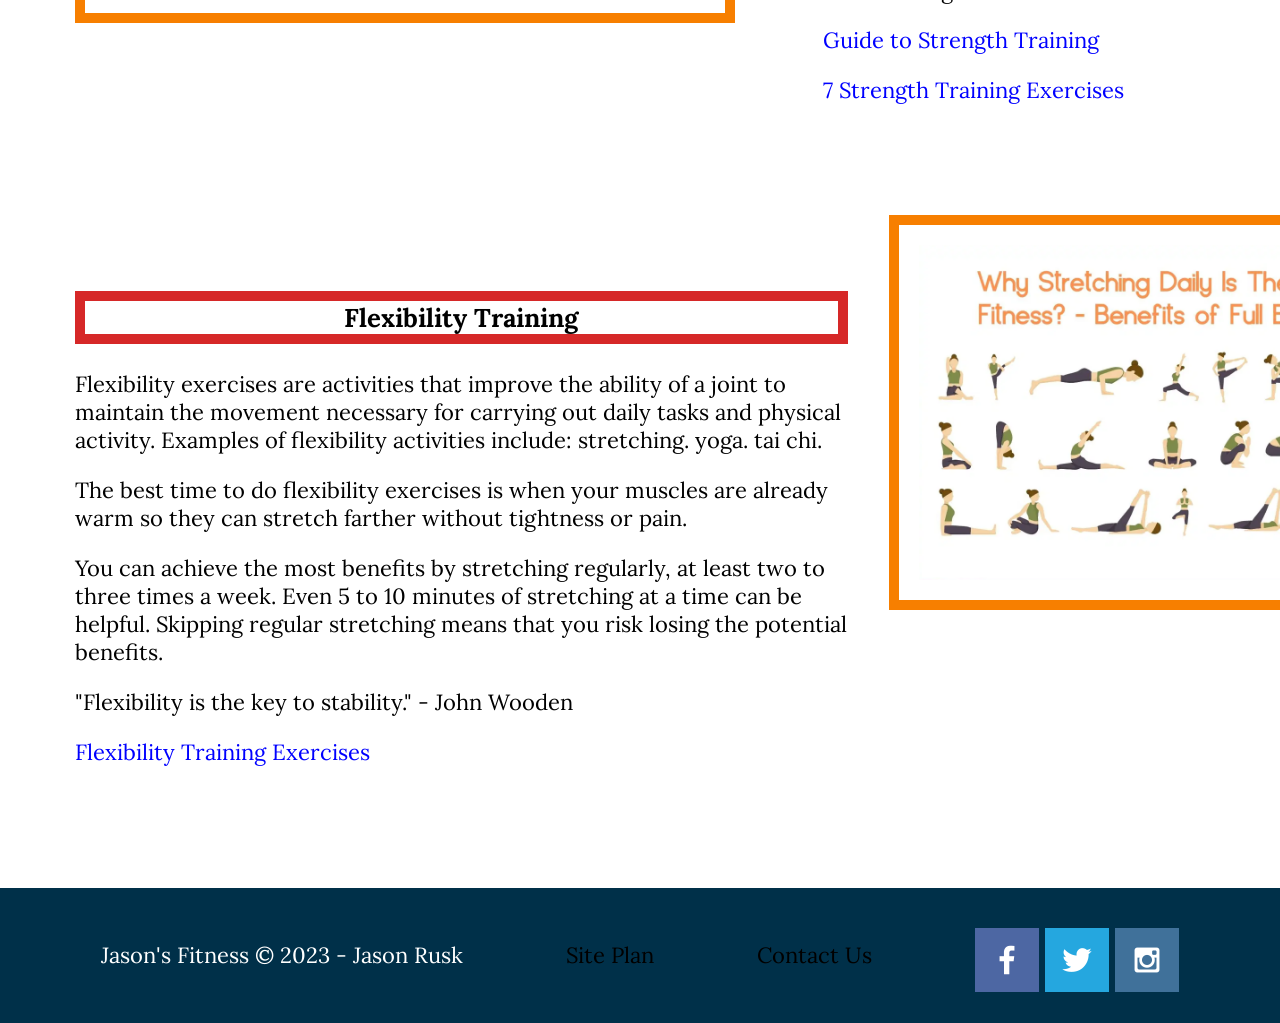
<file: fitness/exercise.html>
<!DOCTYPE html>
<html lang="en">
<head>
    <meta charset="UTF-8">
    <meta name="viewport" content="width=device-width, initial-scale=1.0">
    <title>Jason's Fitness | Exercise</title>
    <link rel="stylesheet" href="styles/style.css">
</head>
<body>
    <div id="content">
        <header>
            <a id="logo_link" href="index.html">
                <img class="logo" src="images/fitness.png" alt="Jason's Fitness">
            </a>
            <nav>
                <a href="index.html">Home</a>
                <a href="nutrition.html">Nutrition</a>
                <a href="exercise.html">Exercise</a>
                <a href="contactus.html">Contact Us</a>
            </nav>
        </header>

        <main class="exercise-grid">
            <section class="paragraph-exercise">
                <h1 class="exercise-title">Exercise</h1>
                <p>Exercise is the next aspect of fitness.  It's important to be physically active.</p>
                <p>Being physically active can improve your brain health, help manage weight, reduce the risk of disease, strengthen bones and muscles, and improve your ability to do everyday activities.</p>
                <p>Next we'll go over three types of exercises you can do to improve your fitness.  Those are endurnace training, strength training and flexibility training. I will provide some examples in each area you can do at each fitness level. </p>
                <p>"We are what we repeatedly do. Excellence then is not an act but a habit." - Aristotele<p> 
            </section>

            <section class="paragraph_e">
                <h3 class="endurance">Endurance Training</h3>
                <p>Also called aerobic exercise, endurance exercise includes activities that increase your breathing and heart rate such as walking, jogging, swimming, biking and jumping rope.<p>
                <p>Start out with 10-15 minutes at a time and then gradually build up. The American Heart Association recommends that adults get at least 150 minutes (2 1/2 hours) of moderate to vigorous activity per week.<p>
                <p>"Endurance is one of the most difficult disciplines, but it is to the one who endures that the final victory comes." - Gautama Buddha<p> 
                <p><a href="https://www.cnet.com/health/fitness/12-best-cardio-workouts/" target="_blank">Endurance Training Exercises</a></p>   
            </section>

            <section class="paragraph_s">
                <h3 class="strength">Strength Training</h3>
                <p>Strength training (also known as resistance training) is a type of exercise that causes your muscles to contract against an outside resistance.<p>
                <p>The outside resistance can be from your body weight, weight machines, medicine balls, resistance bands or dumbbells.<p>
                <p>Try to dedicate 30 to 60 minutes a day, two days a week. Select four to six exercises that target different major muscle groups.</p>    
                <p>“If you think lifting weights is dangerous, try being weak. Being weak is dangerous.” - Bret Contreras<p> 
                    <p><a href="https://www.shape.com/fitness/workouts/strength-training/guide-to-strength-training/" target="_blank">Guide to Strength Training</a></p>  
                <p><a href="https://www.runnersworld.com/uk/training/cross-training/a43155365/7-best-strength-moves/" target="_blank">7 Strength Training Exercises</a></p>
                 
            </section>

            <section class="paragraph_f">
                <h3 class="flexibility">Flexibility Training</h3>
                <p>Flexibility exercises are activities that improve the ability of a joint to maintain the movement necessary for carrying out daily tasks and physical activity. Examples of flexibility activities include: stretching. yoga. tai chi.<p>
                <p>The best time to do flexibility exercises is when your muscles are already warm so they can stretch farther without tightness or pain.<p>
                <p>You can achieve the most benefits by stretching regularly, at least two to three times a week. Even 5 to 10 minutes of stretching at a time can be helpful. Skipping regular stretching means that you risk losing the potential benefits.</p>    
                <p>"Flexibility is the key to stability." - John Wooden<p> 
                <p><a href="https://greatist.com/fitness/beginner-stretches-for-flexibility#core-stretches" target="_blank">Flexibility Training Exercises</a></p>   
            </section>
            
            <img class="endurance-img" src="images/running.png" alt="endurance">
            <img class="strength-img" src="images/strength.jpg" alt="strength">
            <img class="flexibility-img" src="images/stretching.png" alt="flexibility">          
        </main>

        <footer>
            <p>Jason's Fitness &copy; 2023 - Jason Rusk</p>
            <p><a href="site-plan.html" target="_blank">Site Plan</a></p>
            <p><a href="contactus.html">Contact Us</a></p>
            <div class="social">
                <a href="https://facebook.com" target="_blank">
                    <img src="images/facebook.png" alt="fb icon">
                </a>
                <a href="https://twitter.com" target="_blank">
                    <img src="images/twitter.png" alt="twitter icon">
                </a>
                <a href="https://instagram.com" target="_blank">
                    <img src="images/instagram.png" alt="instagram icon">
                </a>
            </div>
        </footer>
    </div>
</body>
</html>
</file>
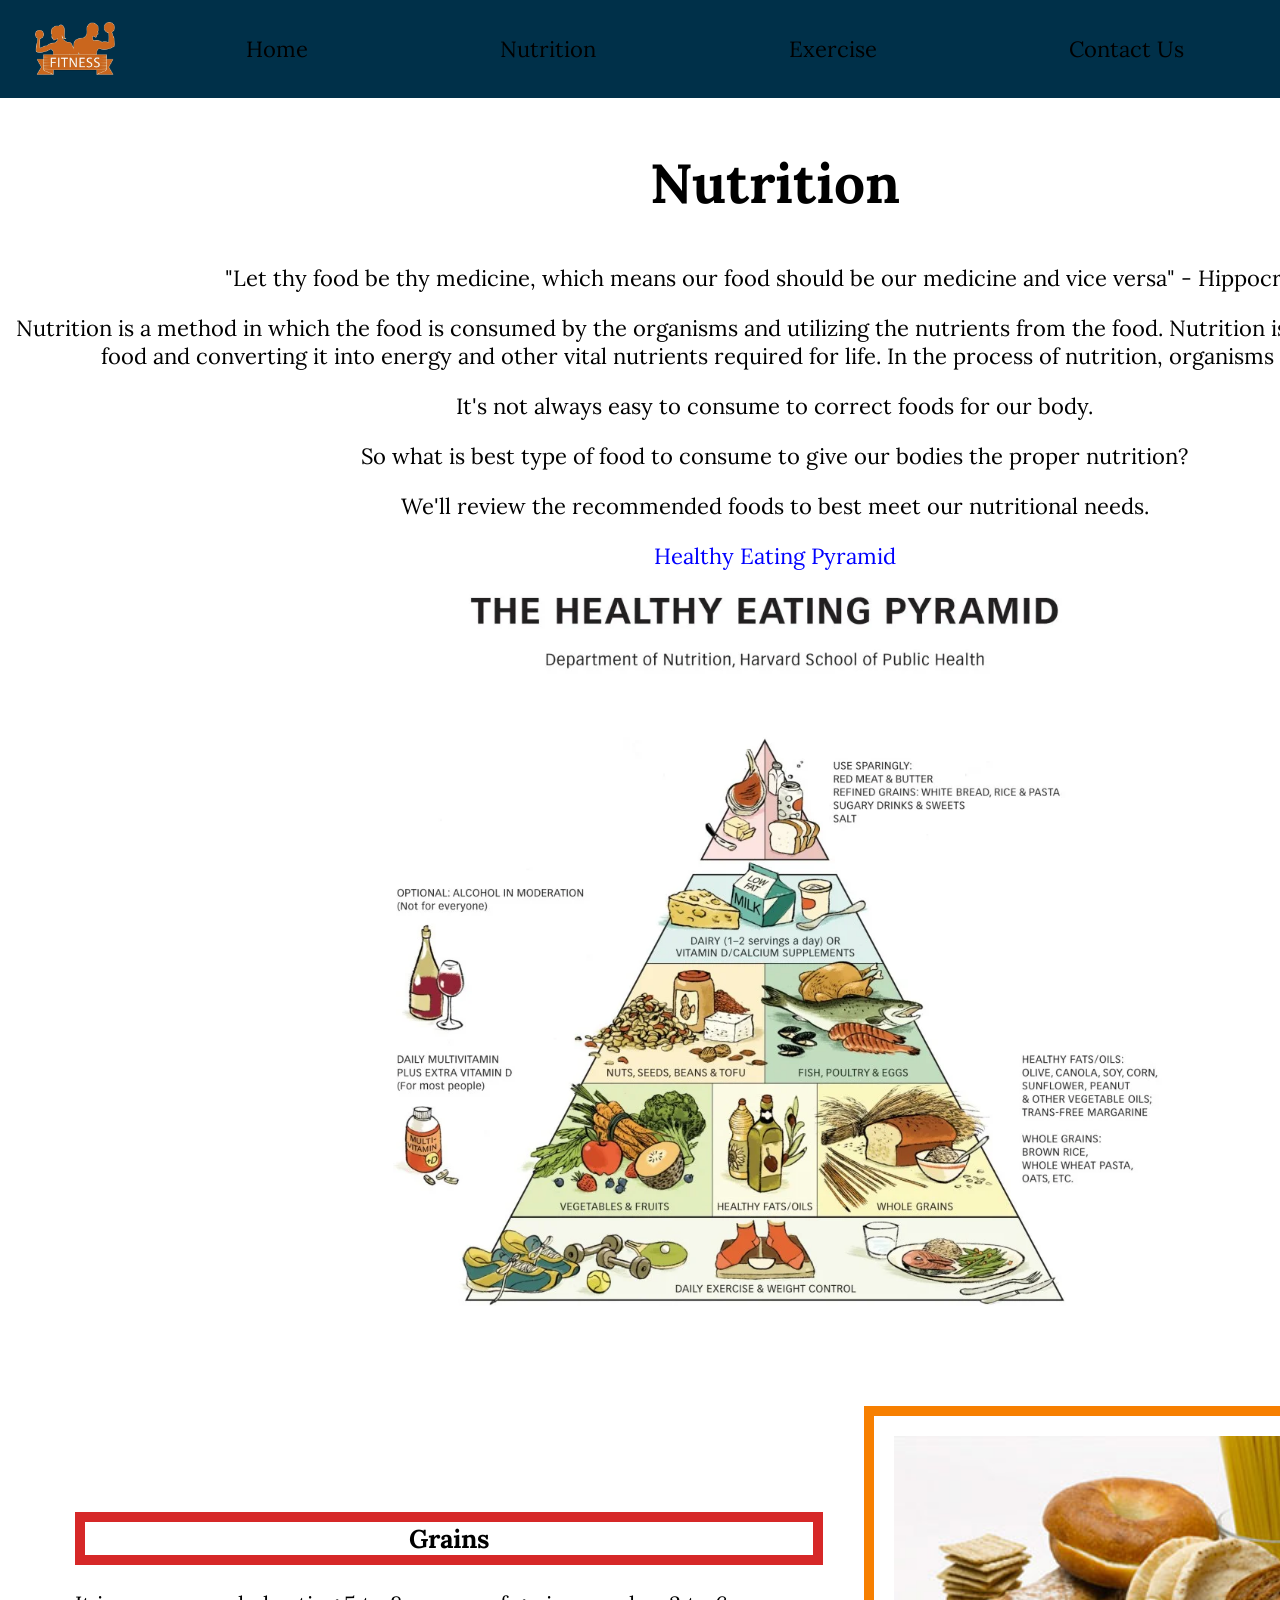
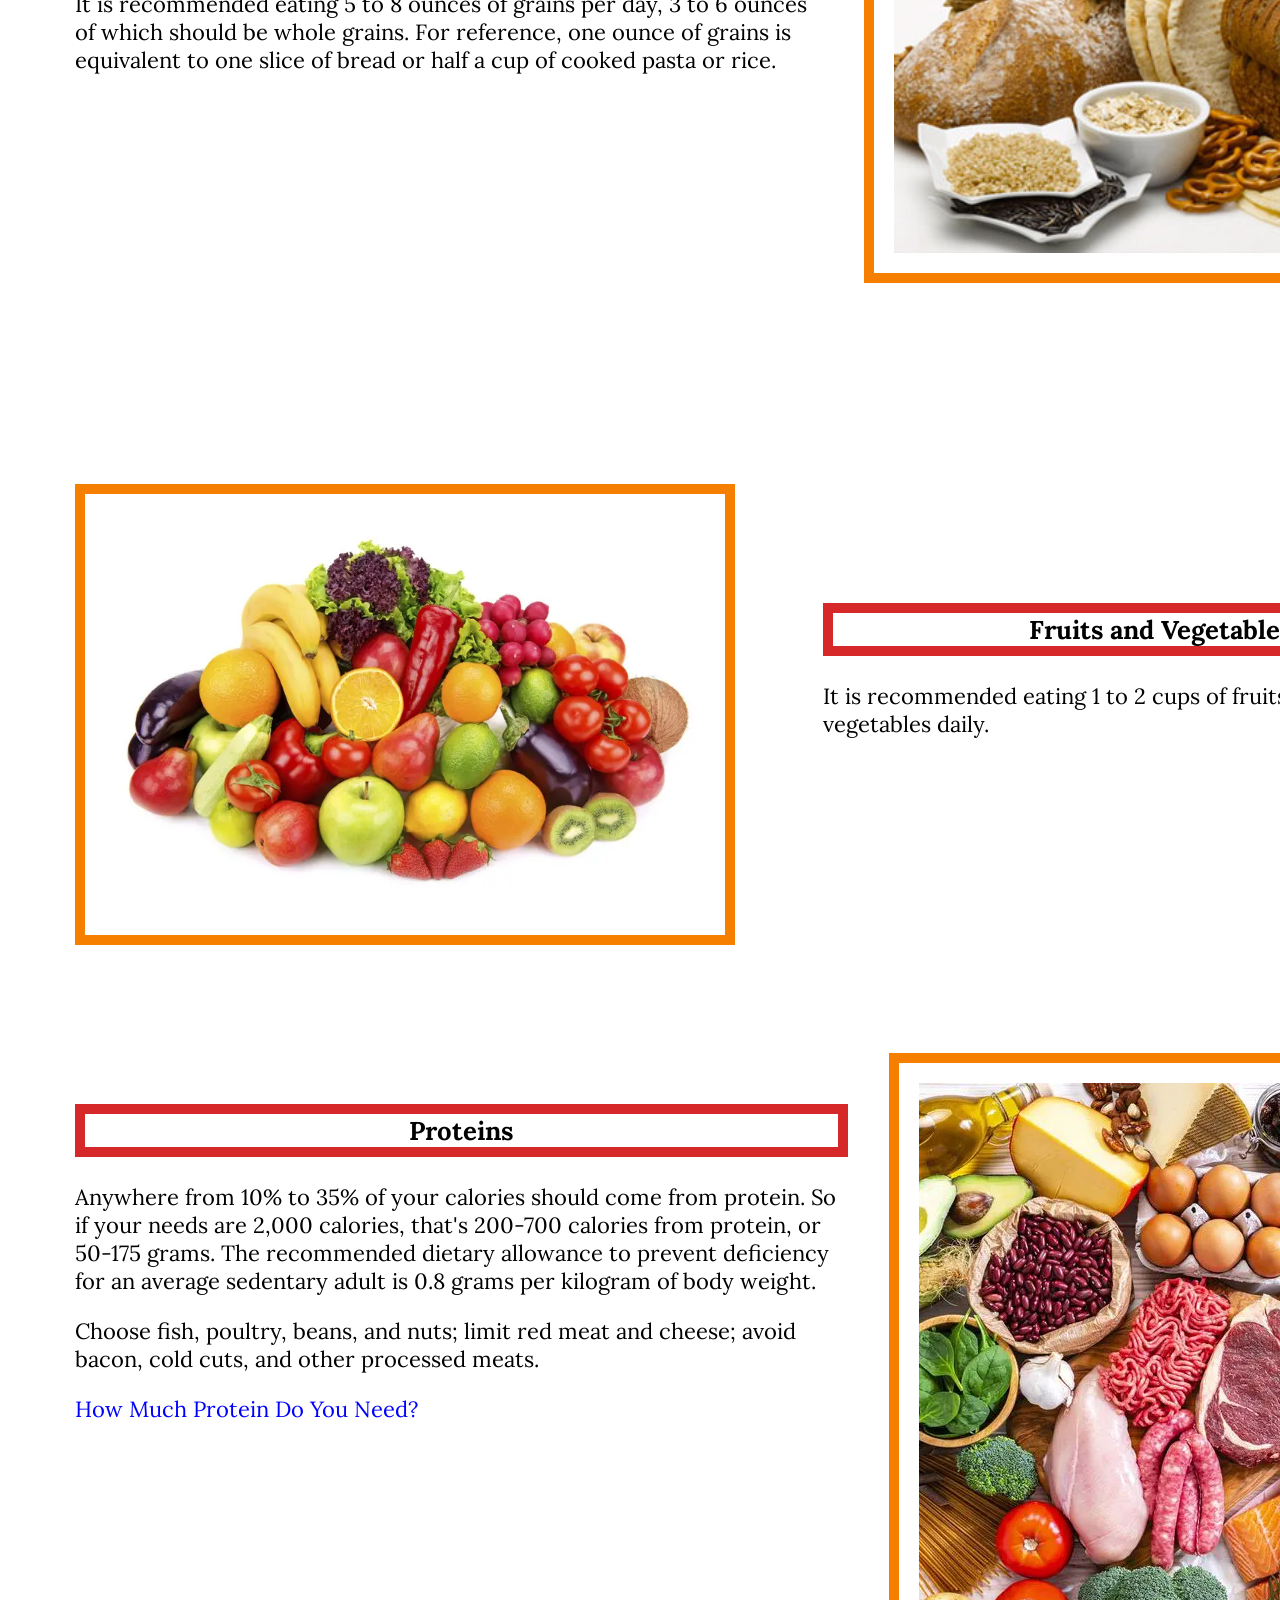
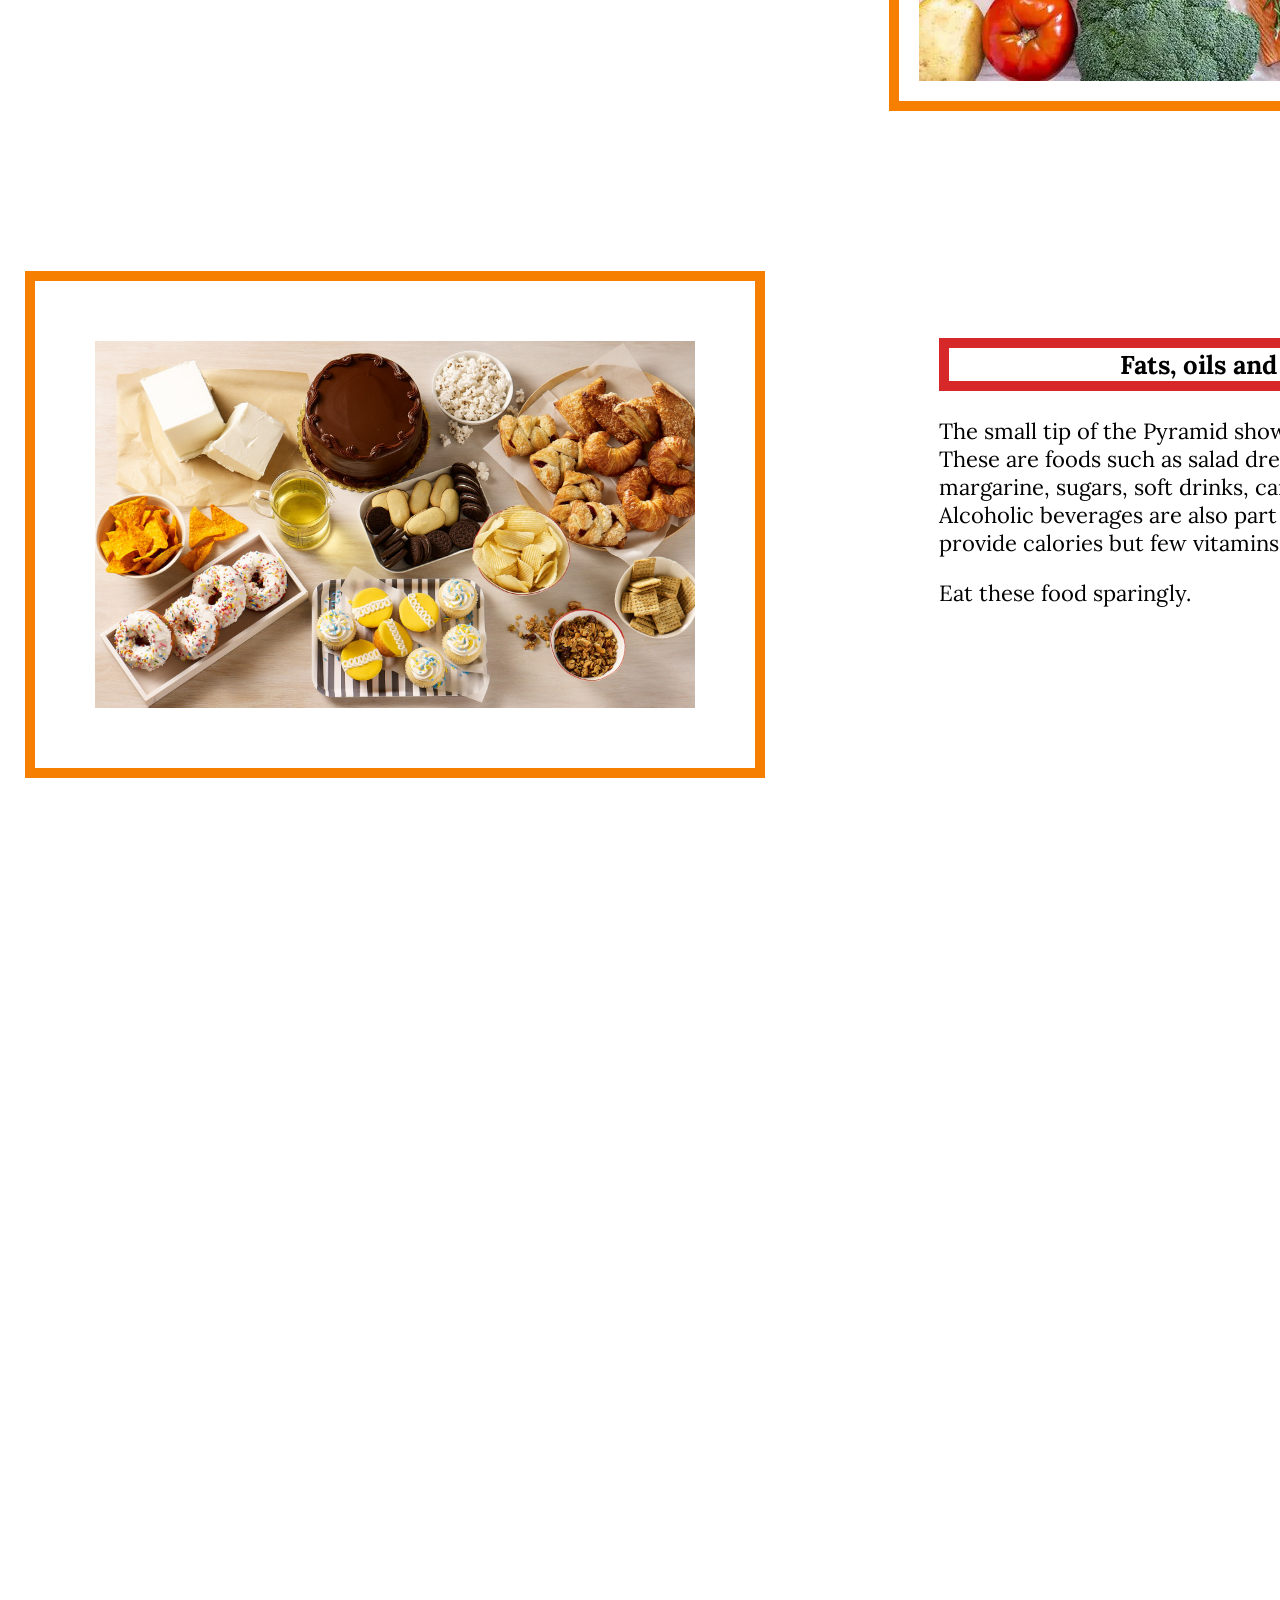
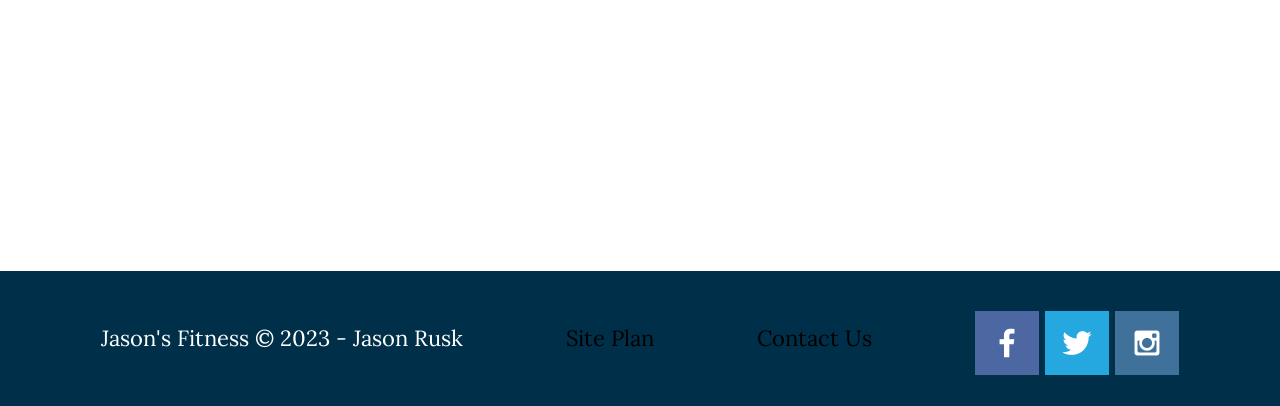
<file: fitness/nutrition.html>
<!DOCTYPE html>
<html lang="en">
<head>
    <meta charset="UTF-8">
    <meta name="viewport" content="width=device-width, initial-scale=1.0">
    <title>Jason's Fitness | Nutrition</title>
    <link rel="stylesheet" href="styles/style.css">
</head>
<body>
    <div id="content">
        <header>
            <a id="logo_link" href="index.html">
                <img class="logo" src="images/fitness.png" alt="Jason's Fitness">
            </a>
            <nav>
                <a href="index.html">Home</a>
                <a href="nutrition.html">Nutrition</a>
                <a href="exercise.html">Exercise</a>
                <a href="contactus.html">Contact Us</a>
            </nav>
        </header>

        <main class="nutrition-grid">
            <section class="paragraph-nutrition">
                <h1 class="nutrition-title">Nutrition</h1>
                <p>"Let thy food be thy medicine, which means our food should be our medicine and vice versa" - Hippocrates</p>
                <p>Nutrition is a method in which the food is consumed by the organisms and utilizing the nutrients from the food. Nutrition is the process of taking in food and converting it into energy and other vital nutrients required for life. In the process of nutrition, organisms utilize nutrients.</p>
                <p>It's not always easy to consume to correct foods for our body.</p>
                <p>So what is best type of food to consume to give our bodies the proper nutrition?</p>
                <p>We'll review the recommended foods to best meet our nutritional needs.</p>
                <p><a href="https://www.hsph.harvard.edu/nutritionsource/healthy-eating-pyramid/" target="_blank">Healthy Eating Pyramid</a></p>
                <img class="pyramid-img" src="images/HealthyEatingPyramid.webp" alt="pyramid">
            </section>

            <section class="paragraph_g">
                <h3 class="grains">Grains</h3>
                <p>It is recommended eating 5 to 8 ounces of grains per day, 3 to 6 ounces of which should be whole grains. For reference, one ounce of grains is equivalent to one slice of bread or half a cup of cooked pasta or rice.<p>     
                </section>

            <section class="paragraph_fv">
                <h3 class="fruits_veggies">Fruits and Vegetables</h3>
                <p>It is recommended eating 1 to 2 cups of fruits and 2 to 3 cups of vegetables daily.<p>
                </section>

            <section class="paragraph_p">
                <h3 class="proteins">Proteins</h3>
                <p>Anywhere from 10% to 35% of your calories should come from protein. So if your needs are 2,000 calories, that's 200-700 calories from protein, or 50-175 grams. The recommended dietary allowance to prevent deficiency for an average sedentary adult is 0.8 grams per kilogram of body weight.</p>
                <p>Choose fish, poultry, beans, and nuts; limit red meat and cheese; avoid bacon, cold cuts, and other processed meats.<p>                  
                <p><a href="https://www.verywellfit.com/how-to-calculate-how-much-protein-you-need-3955709#:~:text=The%20average%20adult%20needs%20a,if%20you%20are%20very%20active." target="_blank">How Much Protein Do You Need?</a></p>
            </section>

            <section class="paragraph_fats">
                <h3 class="fats">Fats, oils and sweets</h3>
                <p>The small tip of the Pyramid shows fats, oils, and sweets. These are foods such as salad dressings, cream, butter, margarine, sugars, soft drinks, candies, and sweet desserts. Alcoholic beverages are also part of this group. These foods provide calories but few vitamins and minerals.</p>
                <p>Eat these food sparingly.<p>                  
            </section>

            <img class="grains-img" src="images/grains.jpg" alt="grains">
            <img class="fruits_veggies-img" src="images/fruits_veggies_50.jpg" alt="fruits_veggies">
            <img class="proteins-img" src="images/proteins_50.jpg" alt="proteins">
            <img class="funk_food-img" src="images/funk_food.jpg" alt="junk_food">
        </main>
        <footer>
            <p>Jason's Fitness &copy; 2023 - Jason Rusk</p>
            <p><a href="site-plan.html" target="_blank">Site Plan</a></p>
            <p><a href="contactus.html">Contact Us</a></p>
            <div class="social">
                <a href="https://facebook.com" target="_blank">
                    <img src="images/facebook.png" alt="fb icon">
                </a>
                <a href="https://twitter.com" target="_blank">
                    <img src="images/twitter.png" alt="twitter icon">
                </a>
                <a href="https://instagram.com" target="_blank">
                    <img src="images/instagram.png" alt="instagram icon">
                </a>
            </div>
        </footer>
    </div>
</body>
</html>
</file>
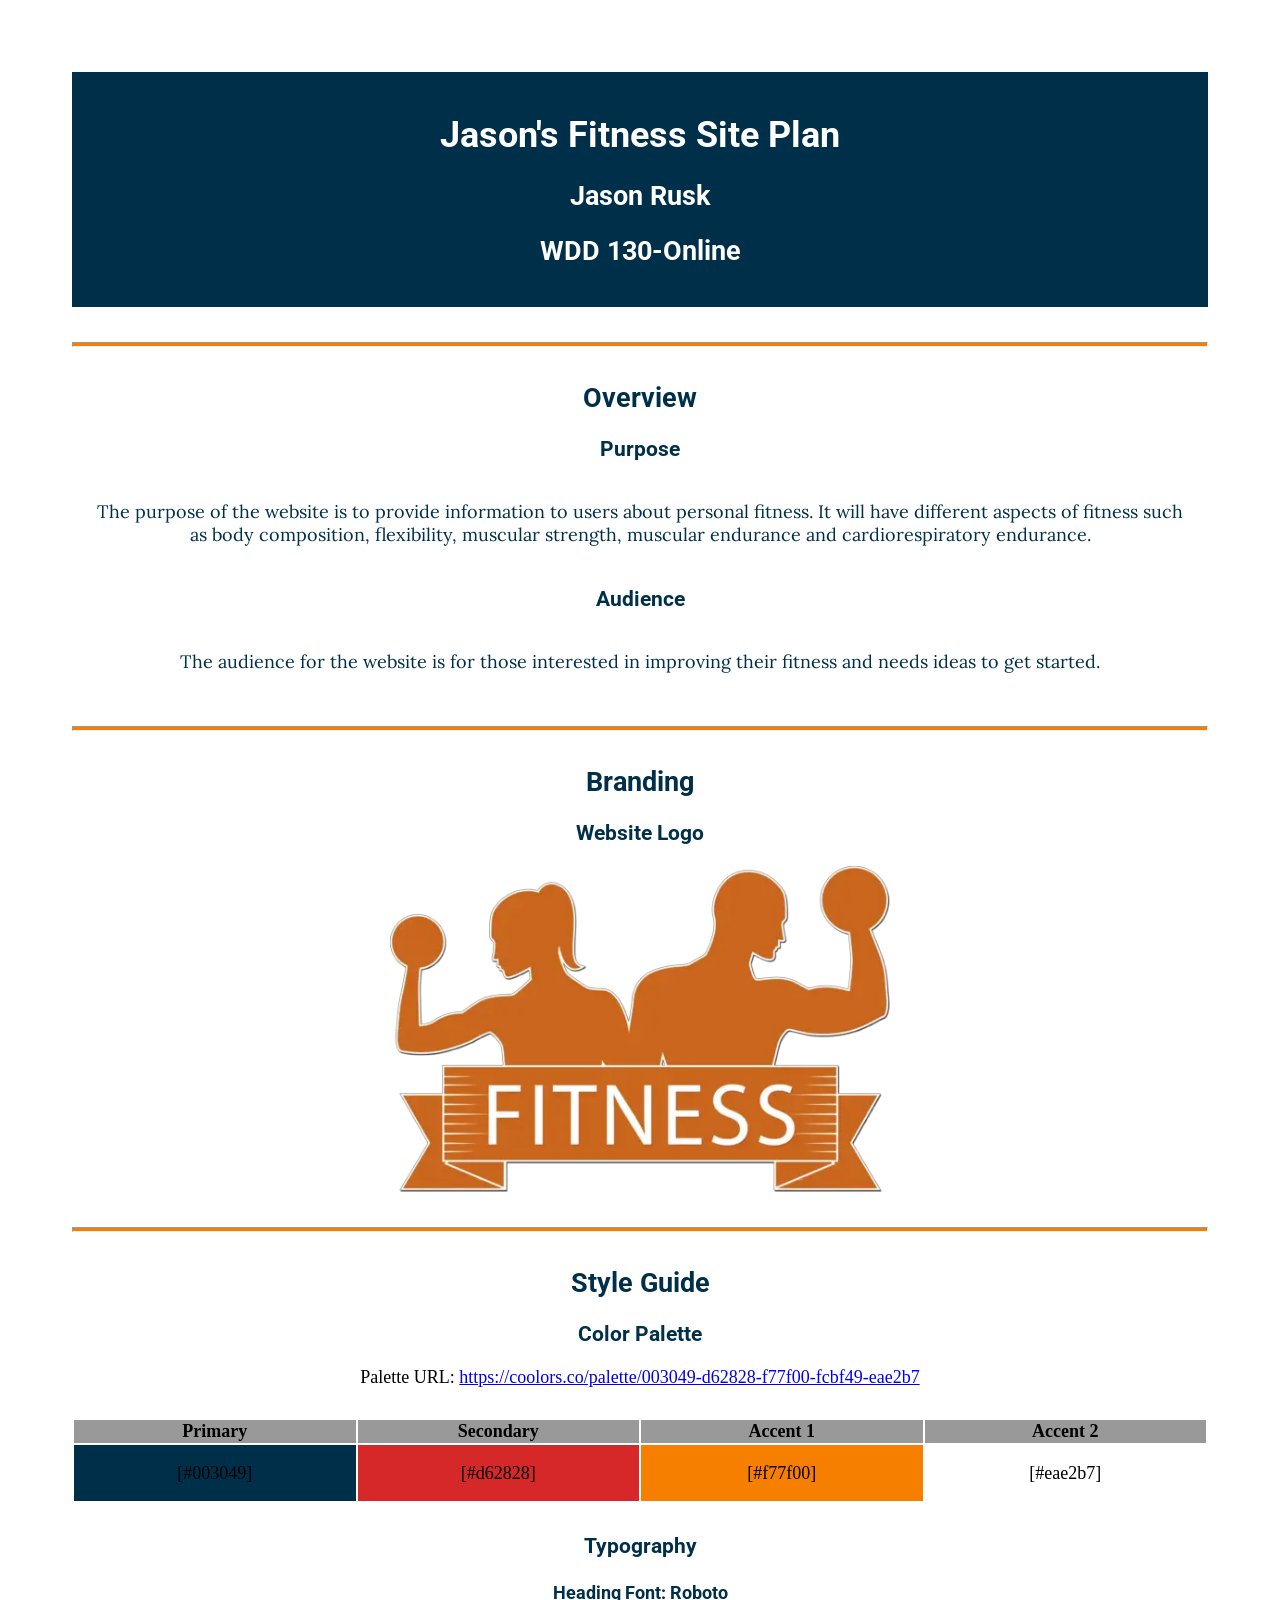
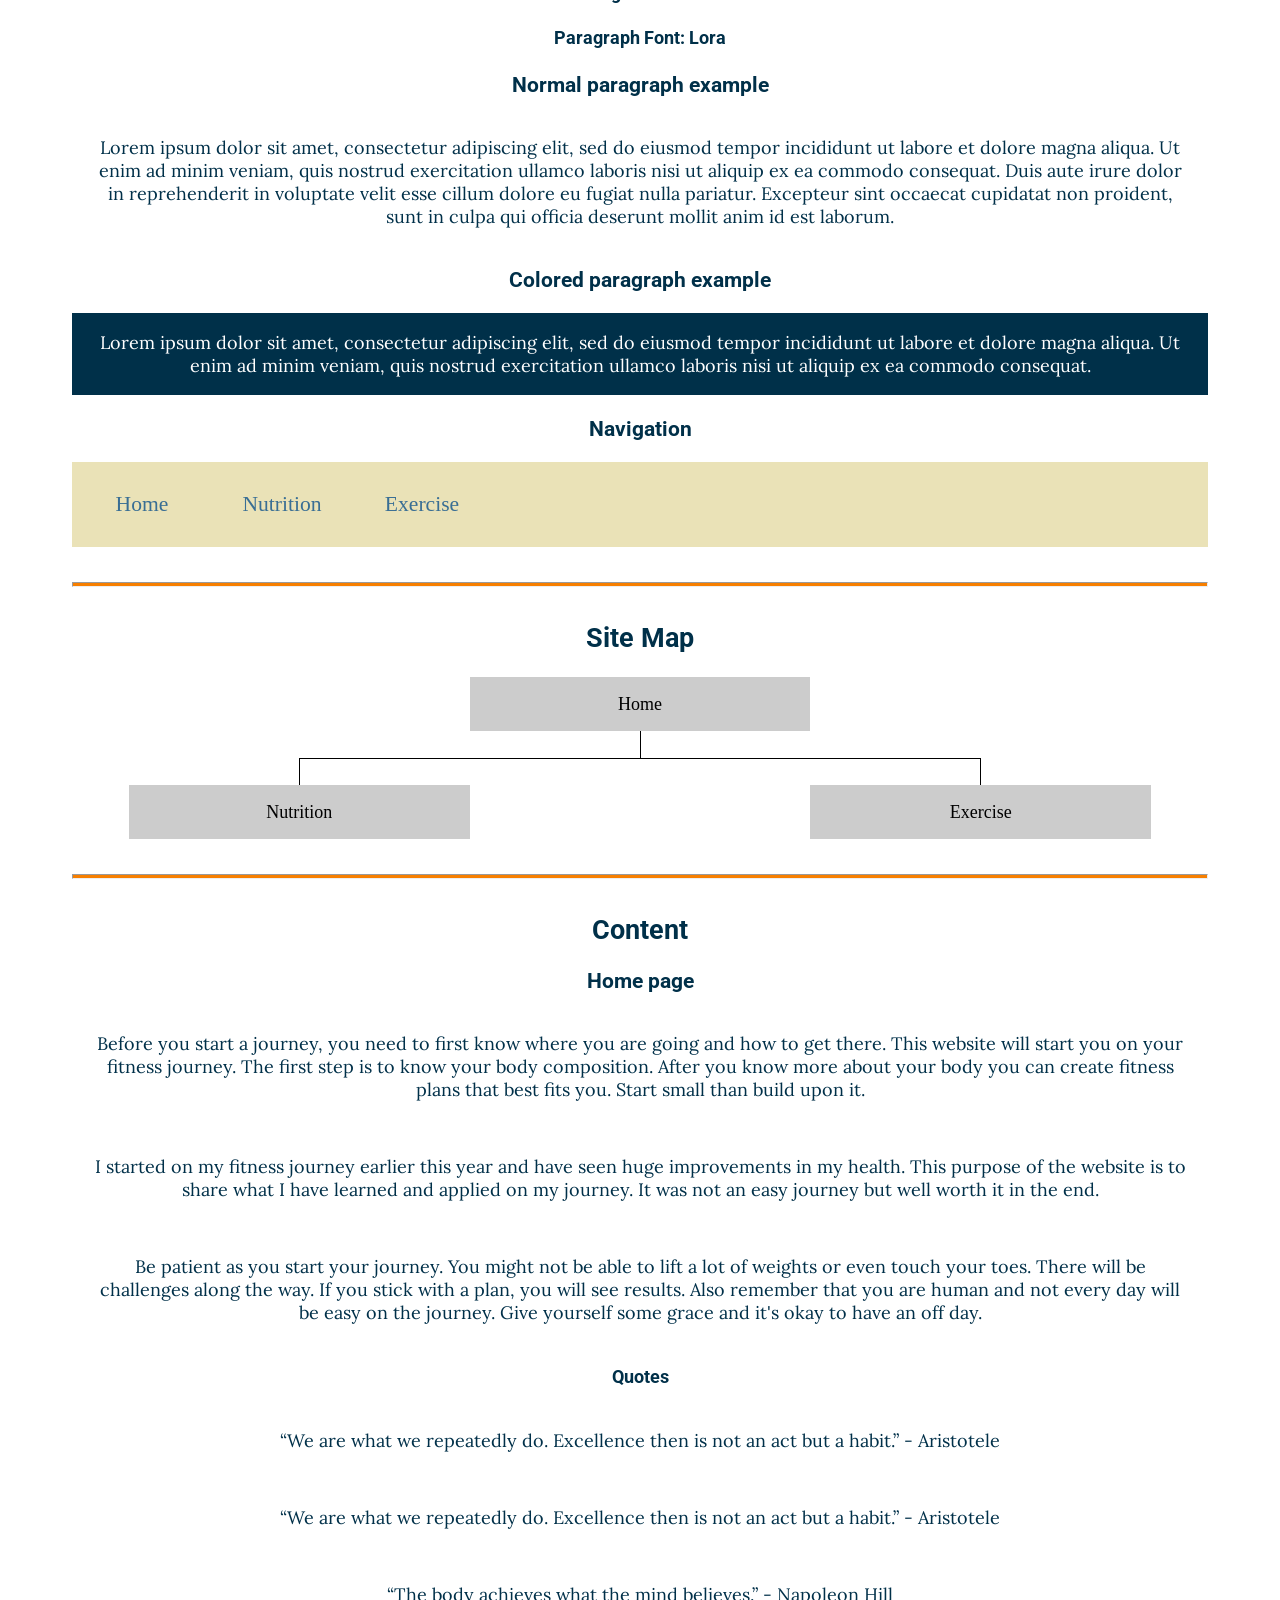
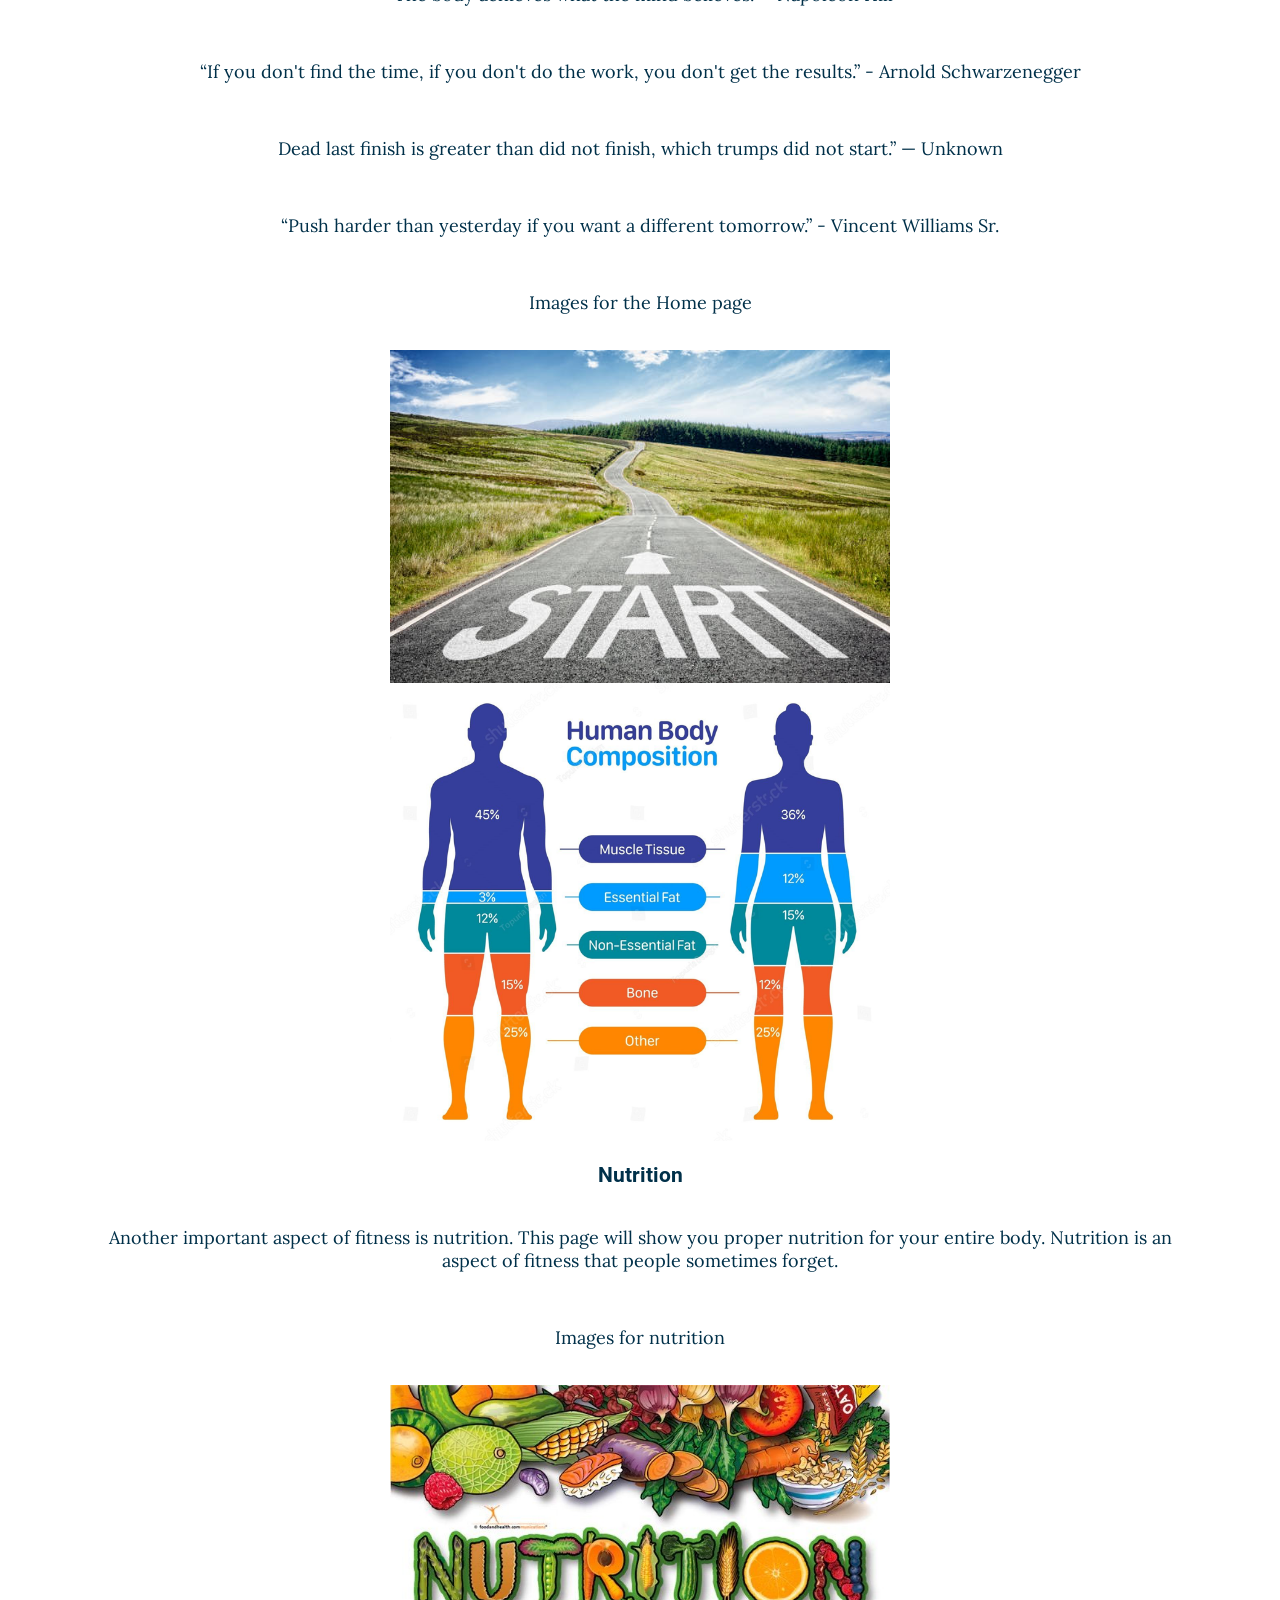
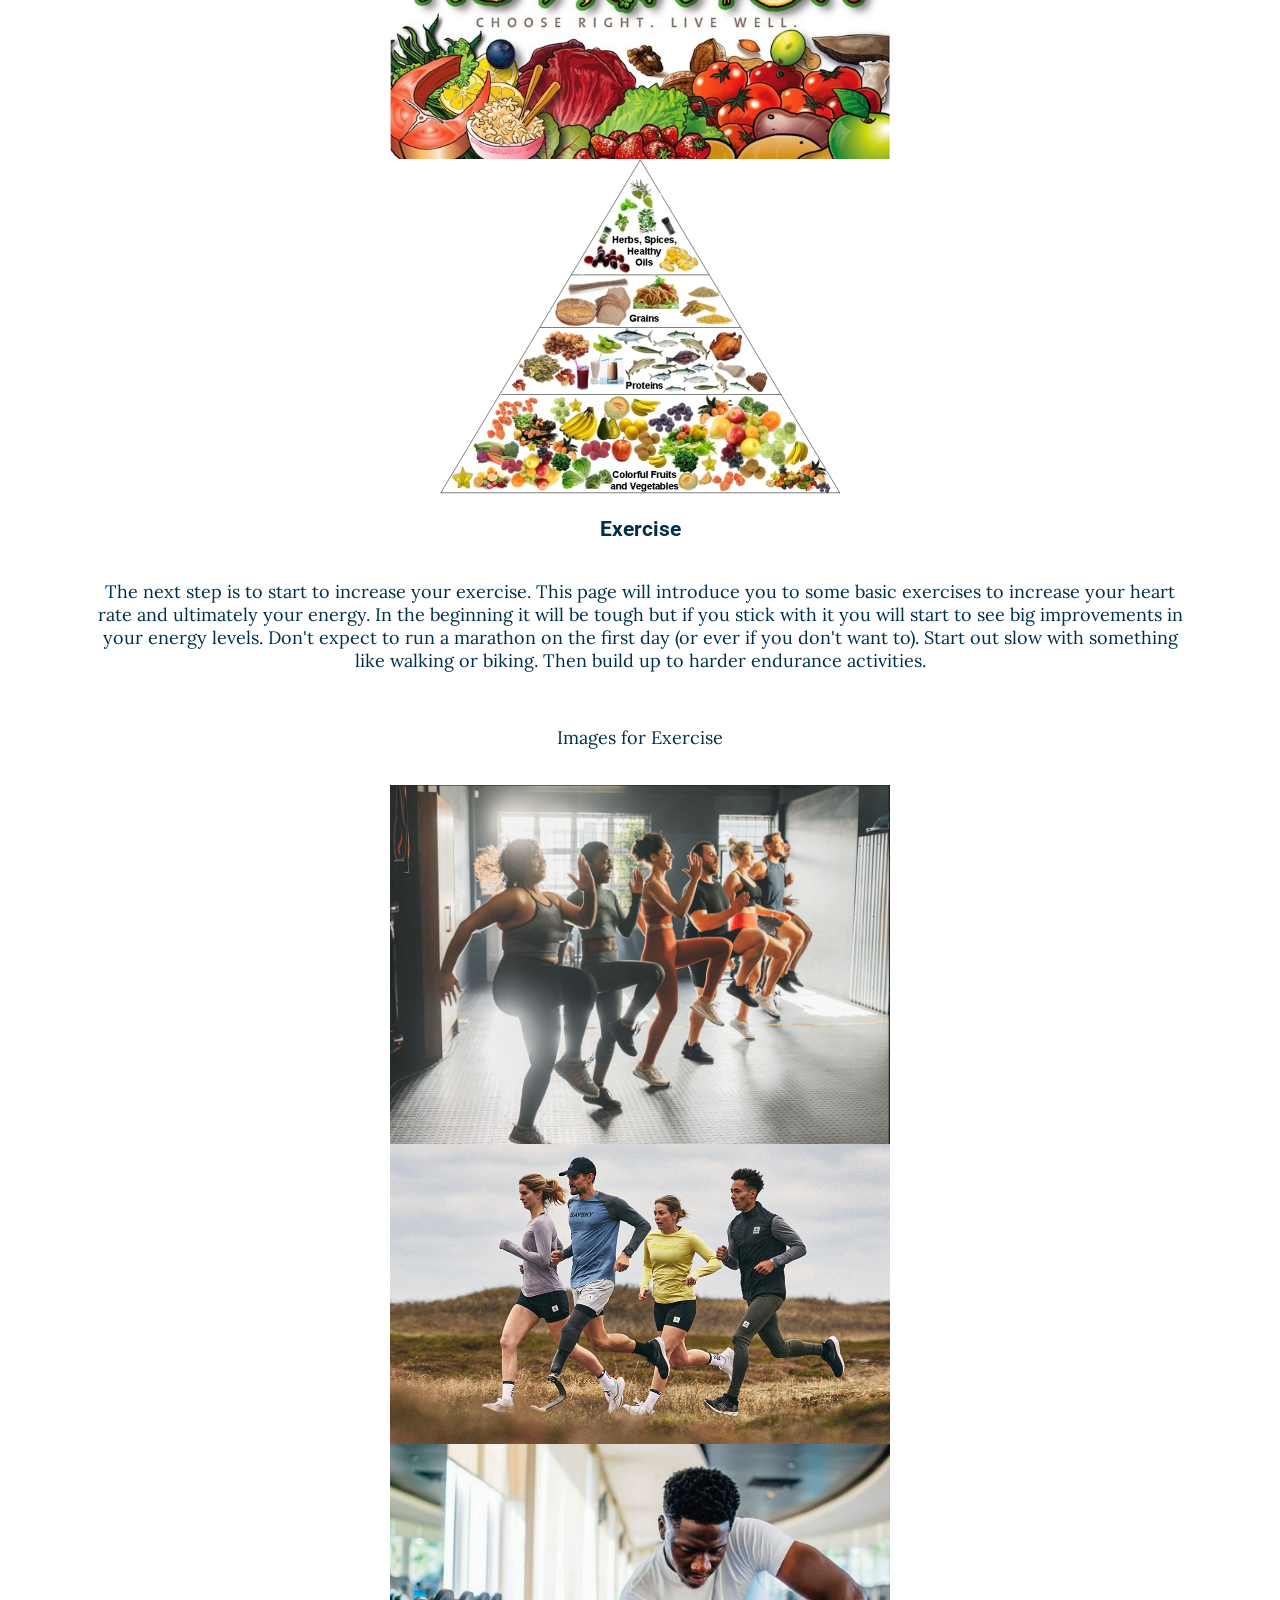
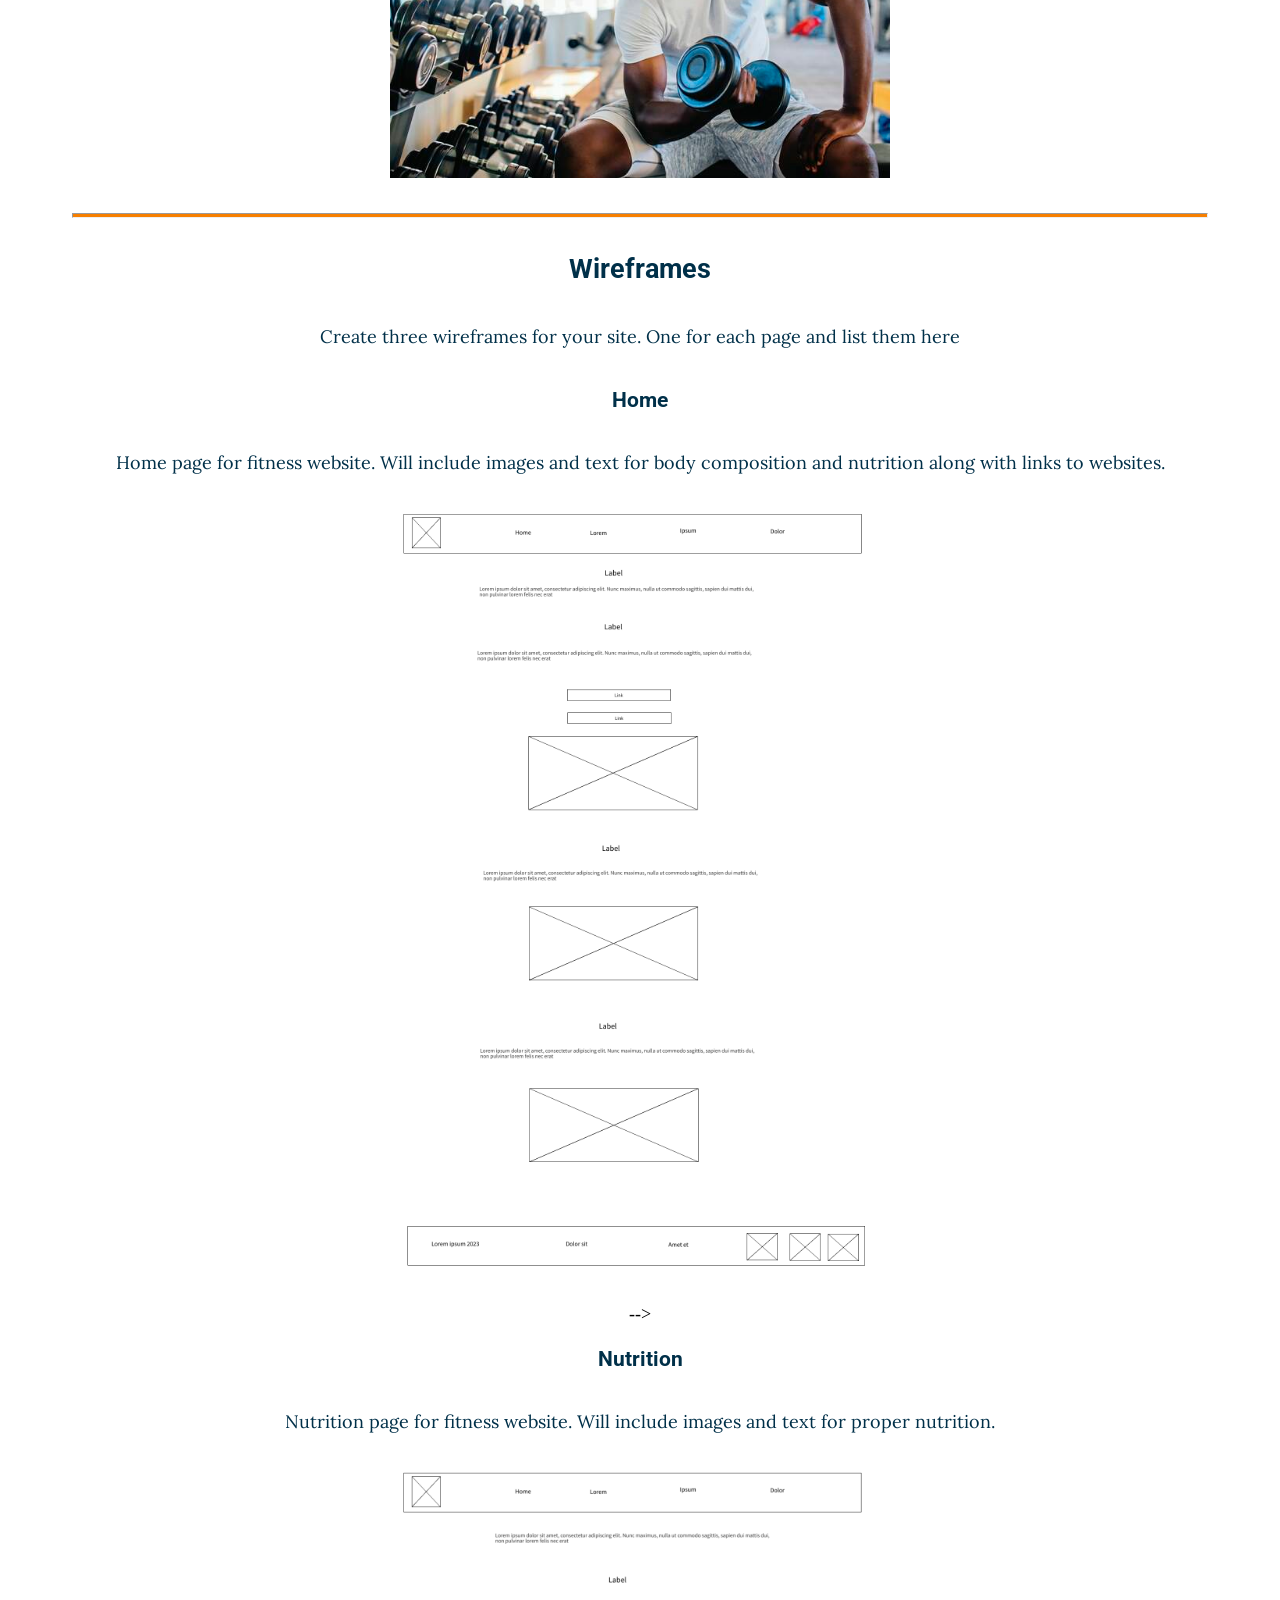
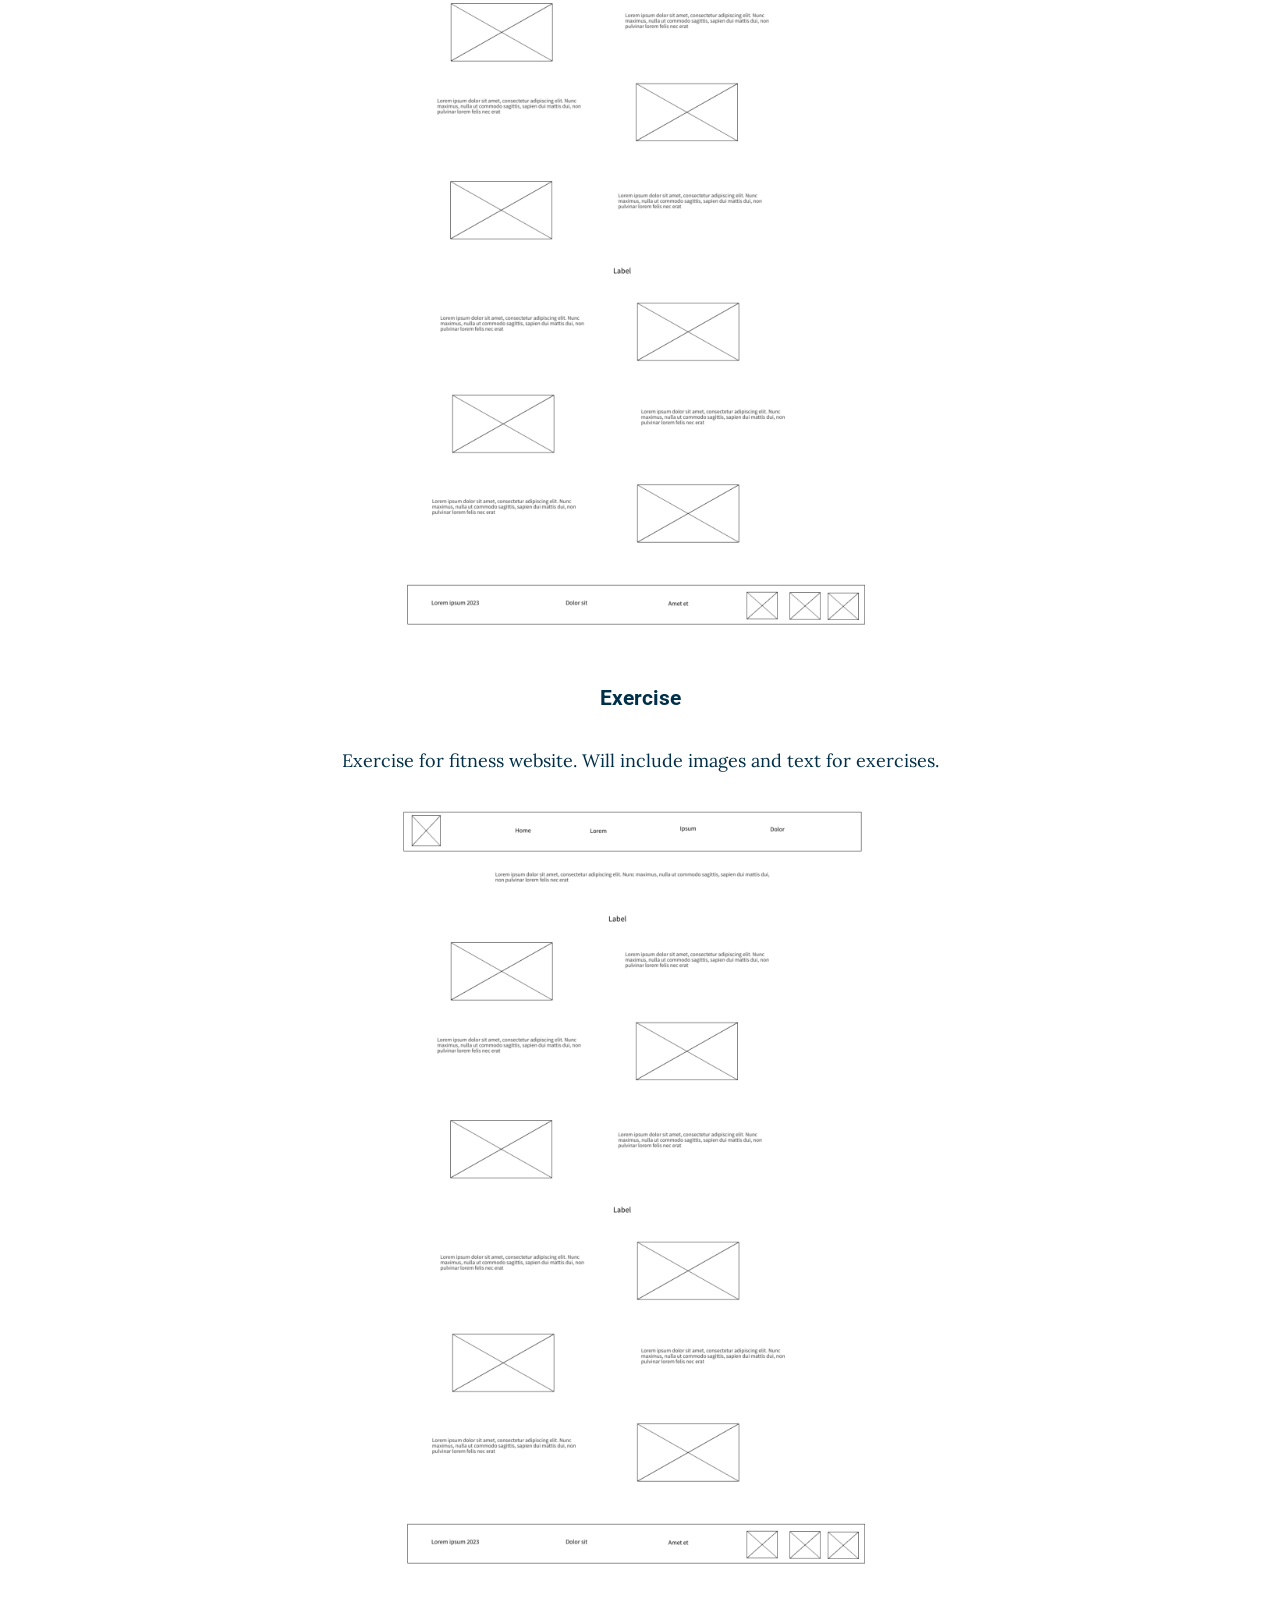
<file: fitness/site-plan.html>
<!DOCTYPE html>
<html lang="en-us">
    
  <head>
    <meta charset="utf-8">
    <title>Site Plan</title>
    <link type="text/css" rel="stylesheet" href="styles/site-plan.css">
  </head>

  <body>
    <header>
      <h1>Jason's Fitness Site Plan</h1>
      <h2>Jason Rusk</h2>
      <h2>WDD 130-Online</h2>
      <!-- In the header above, add the name or your site, your name and class number. For example if you are in section 3 you would put WDD 130.03 -->
    </header>
    <main>

      <!-- ------------------------Steps 2-3------------------------------ -->
      <hr>
      <h2>Overview</h2>
      <h3>Purpose</h3>
      <p>The purpose of the website is to provide information to users about personal fitness.  It will have different aspects of fitness such as body composition, flexibility, muscular strength, muscular endurance and cardiorespiratory endurance.</p>  <!-- change this -->


      <h3>Audience</h3>
      <p>The audience for the website is for those interested in improving their fitness and needs ideas to get started.</p>  <!-- change this -->

      <hr>
      <h2>Branding</h2>
      <h3>Website Logo</h3>
      <!-- Replace this with some sort of logo for your site.  A logo can be as simple as the name of your site in a nice font :) -->
      <img src="images/fitness.png" alt="Fitness image">
      <hr>
      <h2>
        Style Guide
      </h2>

      <!-- ------------------------Steps 4-8------------------------------ -->

      <h3>
        Color Palette
      </h3>
      <!--  The colors you choose for a website are one of the most important decisions you will make. Follow the instructions on the activity in iLearn then return and replace the color codes below with the hex color codes (the 6 digit numbers that show at the bottom of each color) for the colors you have chosen below.  You should have at least 2 colors but do not have to fill in all 4 if you do not need them.  -->

      <!-- Copy and paste the URL to your finished palette below Make sure to paste it into both spots -->
      Palette URL: <a href="https://coolors.co/palette/003049-d62828-f77f00-fcbf49-eae2b7" target="_blank">https://coolors.co/palette/003049-d62828-f77f00-fcbf49-eae2b7</a>


      <table class="colors">
        <tr><th>Primary</th><th>Secondary</th><th>Accent 1</th><th>Accent 2</th></tr>
        <!-- Replace the numbers in the boxes below with your hex color codes. Then switch to the site-plan.css file and change your colors there as well. -->
        <tr><td class="primary">[#003049]</td><td class="secondary">[#d62828]</td><td class="accent1">[#f77f00]</td><td class="accent2">[#eae2b7]</td></tr>
      </table>

      <!-- ------------------------Step 9------------------------------ -->

      <h3>
        Typography
      </h3>
      <!-- Choose a font for your paragraphs (body copy) and headlines. What font(s) have you chosen? Why did you choose what you did?  Make sure to review the list of web safe fonts at W3Schools.org as a starting point.  Think also about which of your colors above you might use for background and font colors. -->

      <h4>
        Heading Font: Roboto  <!-- change this -->
      </h4>
      <h4>
        Paragraph Font: Lora  <!-- change this -->
      </h4>
      <h3>
        Normal paragraph example
      </h3>
      <p>
        Lorem ipsum dolor sit amet, consectetur adipiscing elit, sed do eiusmod tempor incididunt ut labore et dolore magna aliqua. Ut enim ad minim veniam, quis nostrud exercitation ullamco laboris nisi ut aliquip ex ea commodo consequat. Duis aute irure dolor in reprehenderit in voluptate velit esse cillum dolore eu fugiat nulla pariatur. Excepteur sint occaecat cupidatat non proident, sunt in culpa qui officia deserunt mollit anim id est laborum.
      </p>
      <h3>
        Colored paragraph example
      </h3>
      <p class="colored">
        Lorem ipsum dolor sit amet, consectetur adipiscing elit, sed do eiusmod tempor incididunt ut labore et dolore magna aliqua. Ut enim ad minim veniam, quis nostrud exercitation ullamco laboris nisi ut aliquip ex ea commodo consequat. 
      </p>

      <!-- ------------------------Step 10------------------------------ -->

      <h3>
        Navigation
      </h3>
      <!-- Think about how you want your navigation bar to look. In the site-plan.css file change the colors to your colors to get the look you desire. --> 
      <nav>
        <a href="#">Home</a>
        <a href="#">Nutrition</a>
        <a href="#">Exercise</a>
      </nav>
      <hr>
      <h2>
        Site Map
      </h2>
      <div class="sitemap">
        <div class="sm-home">
          Home
        </div>
        <div class="sm-page2">
          Nutrition <!-- change this -->
        </div>
        <div class="sm-page3">
          Exercise  <!-- change this -->
        </div>

        <div class="top">
          &nbsp;
        </div>
        <div class="left">
          &nbsp;
        </div>
        <div class="right">
          &nbsp;
        </div>

      </div>

      <!-- --------Content Section -------------- -->
      <hr>
      <h2>
        Content
      </h2>
      <h3>Home page</h3>
      <p>
        Before you start a journey, you need to first know where you are going and how to get there. This website will start you on your fitness journey. The first step is to know your body composition. After you know more about your body you can create fitness plans that best fits you.  Start small than build upon it.
      </p>
      <p>
        I started on my fitness journey earlier this year and have seen huge improvements in my health. This purpose of the website is to share what I have learned and applied on my journey. It was not an easy journey but well worth it in the end.   </p>
      <p>
        Be patient as you start your journey. You might not be able to lift a lot of weights or even touch your toes. There will be challenges along the way. If you stick with a plan, you will see results. Also remember that you are human and not every day will be easy on the journey. Give yourself some grace and it's okay to have an off day.
      </p>
      <h4>Quotes</h4>
      <p>
        “We are what we repeatedly do. Excellence then is not an act but a habit.” - Aristotele
      </p>
      <p>
        “We are what we repeatedly do. Excellence then is not an act but a habit.” - Aristotele
      </p>
      <p>
        “The body achieves what the mind believes.” - Napoleon Hill
      </p>
      <p>
        “If you don't find the time, if you don't do the work, you don't get the results.” - Arnold Schwarzenegger
      </p>
      <p>
        Dead last finish is greater than did not finish, which trumps did not start.” — Unknown
      </p>
      <p>
        “Push harder than yesterday if you want a different tomorrow.” - Vincent Williams Sr.
      </p>

      <p>Images for the Home page</p>
        <img src="images/start.jpg" alt="start journey">
        <img src="images/body_composition.png" alt="body composition">

      </ul>
      <h3>Nutrition</h3>
      <p>
        Another important aspect of fitness is nutrition.  This page will show you proper nutrition for your entire body.  Nutrition is an aspect of fitness that people sometimes forget.      </p>
        <p>Images for nutrition</p>
        <img src="images/food.jpg" alt="food">
        <img src="images/pyramid.jpg" alt="body composition">      
        <h3>Exercise</h3>
      <p>
        The next step is to start to increase your exercise.  This page will introduce you to some basic exercises to increase your heart rate and ultimately your energy.  In the beginning it will be tough but if you stick with it you will start to see big improvements in your energy levels.  Don't expect to run a marathon on the first day (or ever if you don't want to).  Start out slow with something like walking or biking.  Then build up to harder endurance activities.       </p>
      <p>Images for Exercise</p>
        <img src="images/exercise.png" alt="exercise">
        <img src="images/running.png" alt="running">
        <img src="images/strength.jpg" alt="strength">
      </ul>
      </ul>
      <hr>
      <h2>
        Wireframes
      </h2>
      <p>
        Create three wireframes for your site. One for each page and list them here</p>

      <h3>Home</h3>
      <p>         
        Home page for fitness website.  Will include images and text for body composition and nutrition along with links to websites.
      </p>
      <img src="images/wireframe_fitness_home_page.png" alt="fitness home page wireframe"> -->

      <h3>Nutrition</h3>
      <p>         
        Nutrition page for fitness website. Will include images and text for proper nutrition.
      </p>
      <img src="images/wireframe_nutrition_page.png" alt="nutrition page wireframe">

      <h3>Exercise</h3>
      <p>         
        Exercise for fitness website. Will include images and text for exercises.
      </p>
      <img src="images/wireframe_exercise_page.png" alt="exercises page wireframe">
    </main>
  </body>

</html>
</file>
<file: fitness/styles/style.css>
@import url('https://fonts.googleapis.com/css2?family=Lora&family=Roboto&display=swap');

body {
    background-color: white; 
    font-family: Lora, Helvetica, sans-serif;
    font-size: 22px;
    margin: 0;
    padding: 0;
}

header {
    background-color:#003049; 
    display: grid;
    grid-template-columns: 150px auto; 
}

#logo_link {
    padding-top: 5px;
    justify-self: center;
    align-self: center;
}

.logo {
    width: 80px;
}

#content {
    max-width: 1600px;
    margin: 0 auto;
}

nav {
    display: flex;
    justify-content: space-around;
}

nav a {
    text-align: center;
    color: black;
    text-decoration: none;
    padding: 35px;
}

nav a:hover {
    background-color: #eae2b7;
    color:black;
}

.msg h2, .body-card h2, .nutrition-card h2, .exercise-card h2{
    color: #d62828;
}

.card-img {
    width: 40%;
    border: 10px solid #f77f00;
}

main section {
    text-align: center;
}

.body-card, .nutrition-card, .exercise-card {
    margin: 100px 0;
}

.body-card p, .nutrition-card p, .exercise-card p {
    margin-bottom: 50px;
}

p a {
    color: blue;  
    text-decoration: none;
  }
  
  p a:hover {
    color: purple;
    text-decoration: underline;  
}

.exercise-grid {
    display: grid;
    grid-template-columns: repeat(6, 1fr);
    grid-template-rows: repeat(4, 1fr);
}

.exercise-title {
    text-align: center;
    font-size: 2.5em;
    grid-column: 1/10;
    grid-row: 1/1; 
    margin-top: 25px;
}

.paragraph-exercise {
    text-align: center;
    grid-column: 1/10;
    grid-row: 1/1; 
    margin-top: 25px;
}

.paragraph_e {
    grid-column: 1/3;
    grid-row: 1/3;
    text-align: left;
    margin-left: 75px;
    margin-top: 150px;
    display: inline-block;
    align-self: center;
}

.endurance-img {
    grid-column: 5/6;
    grid-row: 2/3;
    padding: 20px;
    margin-right: 25px;
    margin-top: -150px;
    transition: transform .5s;
}

.paragraph_s {
    grid-column: 3/6;
    grid-row: 3/4;
    display: inline-block;
    text-align: left;
    margin-right: 50px;
    align-self: center;
    margin-top: -150px;
}

.strength-img {
    grid-column: 1/2;
    grid-row: 3/4;
    padding: 20px;
    margin-left: 75px;
    margin-right: 50px;
    margin-top: -80px;
    transition: transform .5s;
}

.paragraph_f {
    grid-column: 1/4;
    grid-row: 4/6;
    display: inline;
    text-align: left;
    margin-left: 75px;
    align-self: center;
    margin-top: 50px; 
}

.flexibility-img {
    grid-column: 5/6;
    grid-row: 4/5;
    padding: 20px;
    margin-left: 25px;
    transition: transform .5s;
}

.endurance, .strength, .flexibility {
    border: 10px solid #d62828;
    transition: transform .5s;
    text-align: center;
}

.endurance-img, .strength-img, .flexibility-img {
    width: 600px;
    border: 10px solid #f77f00;
}

.nutrition-grid {
    display: grid;
    grid-template-columns: repeat(6, 1fr);
    grid-template-rows: repeat(4, 1fr);
    
}

.nutrition-title {
    text-align: center;
    font-size: 2.5em;
    grid-column: 1/10;
    grid-row: 1/1; 
    margin-top: 25px;
}

.paragraph-nutrition {
    text-align: center;
    grid-column: 1/10;
    grid-row: 1/1; 
    margin-top: 25px;
}

.pyramid-img {
    grid-column: 2 / span 4;
    grid-row: 2;  
    width: 50%;
  }

.paragraph_g {
    grid-column: 1/3;
    grid-row: 1/3;
    text-align: left;
    margin-left: 75px;
    display: inline-block;
    align-self: center;
    margin-top: 550px; 
}

.grains-img {
    grid-column: 5/6;
    grid-row: 2/3;
    padding: 20px;
    margin-right: 25px;
    margin-top: 90px;
    transition: transform .5s;
}

.paragraph_fv {
    grid-column: 3/6;
    grid-row: 3/4;
    display: inline-block;
    text-align: left;
    margin-right: 50px;
    align-self: center;
    margin-top: -1750px;
}

.fruits_veggies-img {
    grid-column: 1/2;
    grid-row: 3/4;
    padding: 20px;
    margin-left: 75px;
    margin-right: 50px;
    margin-top: -450px;
    transition: transform .5s;
}

.paragraph_p {
    grid-column: 1/4;
    grid-row: 4/6;
    display: inline;
    text-align: left;
    margin-left: 75px;
    align-self: center;
    margin-top: -3000px; 
}

.proteins-img {
    grid-column: 5/6;
    grid-row: 4/5;
    padding: 20px;
    margin-left: 25px;
    transition: transform .5s;
    margin-top: -1100px;
}

.paragraph_fats {
    grid-column: 5/6;
    grid-row: 6/6;
    display: inline;
    text-align: left;
    margin-left: 75px;
    align-self: center;
    margin-top: -2600px; 
}

.funk_food-img {
    grid-column: 1/2;
    grid-row: 5/6;
    padding: 60px;
    margin-left: 25px;
    transition: transform .5s;
    margin-top: -1500px;
}


.grains, .fruits_veggies, .proteins, .fats {
    border: 10px solid #d62828;
    transition: transform .5s;
    text-align: center;
}

.grains-img, .fruits_veggies-img, .proteins-img, .funk_food-img {
    width: 600px;
    border: 10px solid #f77f00;
}


form {
    /* Center the form on the page */
    margin: 0 auto;
    width: 400px;
    /* Form outline */
    padding: 1em;
    border: 10px solid #708D81;
    border-radius: 1em;
  }
  
  ul {
    list-style: none;
    padding: 0;
    margin: 0;
  }
  
  form li + li {
    margin-top: 1em;
  }
  
  label {
    /* Uniform size & alignment */
    display: inline-block;
    width: 90px;
    text-align: right;
  }
  
  input,
  textarea {
    /* To make sure that all text fields have the same font settings
       By default, textareas have a monospace font */
    font: 1em sans-serif;
  
    /* Uniform text field size */
    width: 300px;
    box-sizing: border-box;
  
    /* Match form field borders */
    border: 1px solid #999;
  }
  
  input:focus,
  textarea:focus {
    /* Additional highlight for focused elements */
    border-color: #000;
  }
  
  textarea {
    /* Align multiline text fields with their labels */
    vertical-align: top;
  
    /* Provide space to type some text */
    height: 5em;
  }
  
  .button {
    /* Align buttons with the text fields */
    padding-left: 90px; /* same size as the label elements */
  }
  
  button {
    /* This extra margin represent roughly the same space as the space
       between the labels and their text fields */
    margin-left: 0.5em;
  }

#feedback {
    background-color: antiquewhite;
    position: absolute;
    top: 0;
    left: 0;
    right: 0;
    padding: .5em;
    /* make this element invisible until we are ready for it */
    display: none;      
}

.moveDown {
    margin-top: 3em;
}

footer {
    background-color:#003049;
    color:white;
    padding: 25px 50px;
    margin-top: 100px;
    display: flex;
    justify-content: space-around;
    align-items: center;
}

footer a {
    color:black ;
    text-decoration: none;
}

footer .social img {
    padding-top: 15px;
}

footer a:hover {
    color:white;
    text-decoration: underline;
}

footer p {
    font-size: 1em;
}
</file>
<file: week4/styles/style.css>
body {
    background-color: pink; 
    text-align: center;
    
}

header {
    color:white;
    font-size: 3rem;
    margin-bottom: 55px;

}
nav a:hover {
    color:black;
}

img {
    width: 250px;
    display: block;
    margin: 0 auto;
    margin-top: 50px;
}

p {
    color:white; 
    display: block;
    margin: 0 auto;
    max-width: 400px;
    margin-bottom: 35px;
    font-size: 1.2rem;
}

section {
    display: block;
    margin: 0 auto;
    color:white; 
}

 ol {
    margin: 0 auto;
    width: 400px;
    text-align: center;
  }
  
  li {
    text-align: left;
    font-size: 1.2rem;
  }

 section h3 {
    display: block;
    margin: 0 auto;
    max-width: 200px;
    margin-top: 50px; /* Smaller top margin */
    margin-bottom: 50px; /* Smaller bottom margin */
    font-size: 1.5rem;
 }

 footer p {
    color:black; 
    margin-top: 5px; /* Smaller top margin */
    margin-bottom: 2px; /* Smaller bottom margin */
    
}
</file>
<file: week5/styles/style.css>
body {
  margin: 0; 
}

#circles {
  width: 100%; 
  margin: 0;
  height: 500px;
  display: block;
}

#background {
  background-color:grey;
  position: absolute;
  height: 350px;
  width: 100%; 
  padding: 0px;
}

img#circles,
div#background {
  box-sizing: border-box; 
}

#desk, 
#graphic,  
#person {
  position: absolute;
  height: auto; 
  width: 15%;
  border-radius: 50%;
  border: 8px solid rgba(80, 80, 80, 3);
}

#desk {
  left: 10%;
  top: 20%
}

#graphic {
  left: 50%;
  transform: translateX(-50%);  
  top: 20%
}

#person {
  right: 10%;
  top: 20% 
}
</file>
<file: week6/styles/style.css>
div {
  display: 800px;
  width: 80%;
}

.content1 {
  display: grid;
  grid-template-columns: 1fr 1fr;
  grid-template-rows: 1fr 1fr 1fr;
}

h1 {
  font-family: 'Georgia', Verdana, serif;
  font-style: bold;
  font-size: 11em;
  grid-column: 1/3;
  grid-row: 1/3;
  z-index: 1;
  text-align: center;
  align-self: center;
  letter-spacing: .1em;
  padding-left: 35px;
  padding-top: 20px;
}

h4{
    font-family: 'Georgia', Verdana, serif;
    font-style: bold;
    font-size: 5em;
    color: rgba(114, 6, 6, 0.986);
    grid-column: 1/3;
    grid-row: 2/4;
    text-align: right;
    align-self: center;
    letter-spacing: .3em;
    z-index: 1;
    padding-right: 60px;
    padding-top: 75px;    
}

img {
  grid-column: 1/2;
  grid-row: 1/4;
  width: 775px;
  height: 100%;

}

.gray {
  background-color: rgb(150, 145, 145);
  grid-column: 2/3;
  grid-row: 1/4;
  width: 750px;
}
</file>
<file: wwr/styles/style.css>
@import url('https://fonts.googleapis.com/css2?family=Lora&family=Roboto&display=swap');

body {
    background-color: white; 
    font-family: Lora, Helvetica, sans-serif;
    font-size: 22px;
    margin: 0;
    padding: 0;
}

header {
    background-color:#004A8F; 
    display: grid;
    grid-template-columns: 150px auto; 
}

h2 {
    margin: 0;
}

#logo_link {
    padding-top: 5px;
    justify-self: center;
    align-self: center;
}

#content {
    max-width: 1600px;
    margin: 0 auto;
}

nav {
    display: flex;
    justify-content: space-around;
}

nav a {
    text-align: center;
    color: black;
    text-decoration: none;
    padding: 35px;
}

#hero-msg {
    grid-column: 2/3;
    grid-row: 1/2;
    margin-top: 100px;
}

#hero-msg h4 {
    color: white;
}

#hero-msg h1, #hero-msg h4 {
    text-align: center;
}

main section {
    text-align: center;
}

.button-box {
    text-align: center;
}

.logo {
    width: 80px;
}

#hero {
    display: grid;
    grid-template-columns: 1fr 3fr 1fr;
    margin-top: -100px;
}

#hero-box {
    grid-column: 1/4;
    grid-row: 1/3;
    z-index: -1;
}

#hero-image {
    width:100%
}

.icon {
    width: 80px;
    padding-top: 10px;
}

.home-title {
    color: #708D81;
    font-family:Roboto, Helvetica, sans-serif;
    font-size: 4em;
    margin-top: 10px;
}

.home-grid {
    display: grid;
    grid-template-columns: repeat(10, 1fr);
}

nav a:hover {
    background-color: #F4D58D;
    color:black;
}

h4 {
    color:black;
}

.book, .join {
    background-color:white;
    color: #004A8F;
    text-decoration: none;
    font-size: 20px;
    padding: 15px 30px;
    margin-top: 50px;
    border-radius: 5px;
}

.book:hover, .join:hover {
    background-color:black;
    color:white;
}

main section img {
    box-sizing: border-box;
}

.card-img, .mountains {
    width: 100%;
}

.card-img {
    border: 10px solid #708D81;
    transition: transform .5s;
    box-shadow: 5px 5px 10px #6f7364;
}

.card-img:hover {
    opacity: .6;
    transform: scale(1.1);
}

.rivers-card {
    grid-column: 2/4;
    grid-row: 2/3;
}

.camping-card {
    grid-column: 5/7;
    grid-row: 2/3;
}

.rapids-card {
    grid-column: 8/10;
    grid-row: 2/3;
}

#background {
    grid-column: 1/11;
    grid-row: 4/9;
}

.mountains {
    margin-bottom: 50px;
    grid-column: 2/7;
    grid-row: 5/8;
    box-shadow: 5px 5px 10px #6f7364;
}

.msg {
    background-color:#F4D58D;
    line-height: 1.5em;
    padding: 35px;
    grid-column: 6/10;
    grid-row: 6/7;
    box-shadow: 5px 5px 10px #6f7364;
}

.rivers-card, .camping-card, .rapids-card {
    margin: 200px 0;
    }

#background {
    background-color:#708D81;
    height: 525px;
    margin-bottom: 50px;
}

.msg h2 {
    color: #004A8F;
}

.msg p {
    color: black;
    font-size: .8em;
    padding-bottom: 15px;
}

.rivers-grid {
    display: grid;
    grid-template-columns: repeat(6, 1fr);
    grid-template-rows: repeat(4, 1fr);
}

.rivers-title {
    text-align: center;
    font-size: 2.5em;
    grid-column: 1/10;
    grid-row: 1/1; 
    margin-top: 25px;
}

.paragraph-rivers {
    text-align: center;
    grid-column: 1/10;
    grid-row: 1/1; 
    margin-top: 25px;
}

.paragraph1 {
    grid-column: 1/3;
    grid-row: 1/3;
    text-align: left;
    margin-left: 75px;
    margin-top: 150px;
    display: inline-block;
    align-self: center;
}

.salmon-img {
    grid-column: 5/6;
    grid-row: 2/3;
    padding: 20px;
    margin-right: 25px;
    margin-top: -150px;
    border: 10px solid #708D81;
    transition: transform .5s;
    box-shadow: 5px 5px 10px #6f7364;
}

.paragraph2 {
    grid-column: 3/6;
    grid-row: 3/4;
    display: inline-block;
    text-align: left;
    margin-right: 50px;
    align-self: center;
    margin-top: -150px;
}

.desolation-img {
    grid-column: 1/2;
    grid-row: 3/4;
    padding: 20px;
    margin-left: 75px;
    margin-right: 50px;
    margin-top: -80px;
    border: 10px solid #708D81;
    transition: transform .5s;
    box-shadow: 5px 5px 10px #6f7364;
}

.paragraph3 {
    grid-column: 1/4;
    grid-row: 4/6;
    display: inline;
    text-align: left;
    margin-left: 75px;
    align-self: center;
    margin-top: 50px;
    
}

.grandcanyon-img {
    grid-column: 5/6;
    grid-row: 4/5;
    padding: 20px;
    margin-left: 25px;
    border: 10px solid #708D81;
    transition: transform .5s;
    box-shadow: 5px 5px 10px #6f7364;
    width: 575px;
}

.river {
    border: 10px solid #004A8F;
    transition: transform .5s;
    box-shadow: 5px 5px 10px #6f7364;
    text-align: center;
}

form {
    /* Center the form on the page */
    margin: 0 auto;
    width: 400px;
    /* Form outline */
    padding: 1em;
    border: 10px solid #708D81;
    border-radius: 1em;
  }
  
  ul {
    list-style: none;
    padding: 0;
    margin: 0;
  }
  
  form li + li {
    margin-top: 1em;
  }
  
  label {
    /* Uniform size & alignment */
    display: inline-block;
    width: 90px;
    text-align: right;
  }
  
  input,
  textarea {
    /* To make sure that all text fields have the same font settings
       By default, textareas have a monospace font */
    font: 1em sans-serif;
  
    /* Uniform text field size */
    width: 300px;
    box-sizing: border-box;
  
    /* Match form field borders */
    border: 1px solid #999;
  }
  
  input:focus,
  textarea:focus {
    /* Additional highlight for focused elements */
    border-color: #000;
  }
  
  textarea {
    /* Align multiline text fields with their labels */
    vertical-align: top;
  
    /* Provide space to type some text */
    height: 5em;
  }
  
  .button {
    /* Align buttons with the text fields */
    padding-left: 90px; /* same size as the label elements */
  }
  
  button {
    /* This extra margin represent roughly the same space as the space
       between the labels and their text fields */
    margin-left: 0.5em;
  }

#feedback {
    background-color: antiquewhite;
    position: absolute;
    top: 0;
    left: 0;
    right: 0;
    padding: .5em;
    /* make this element invisible until we are ready for it */
    display: none;      
}

.moveDown {
    margin-top: 3em;
}

* {box-sizing:border-box}

/* Slideshow container */
.slideshow-container {
    max-width: 1000px;
    position: relative;
    margin: auto;
}

/* Hide the images by default*/
.mySlides {
    display: none;
}

  .mySlides img {
    width: 400px;
    height: 600px;
    object-fit: cover;
    border: 10px solid #708D81;
  }

/* Next & previous buttons */
.prev, .next {
  cursor: pointer;
  position: absolute;
  top: 50%;
  width: auto;
  margin-top: -22px;
  padding: 16px;
  color: white;
  font-weight: bold;
  font-size: 18px;
  transition: 0.6s ease;
  border-radius: 0 3px 3px 0;
  user-select: none;
}

/* Position the "next button" to the right */
.next {
    right: 0;
    border-radius: 3px 0 0 3px;
}

/* On hover, add a black background color with a little bit see-through */
.prev:hover, .next:hover {
    background-color: rgba(0,0,0,0.8);
}

/* Caption text */
.text {
    color: black;
    font-size: 50px;
    padding: 8px 12px;
    position: absolute;
    bottom: 8px;
    width: 100%;
    text-align: center;
}

/* Number text (1/3 etc) */
.numbertext {
    color: black;
    font-size: 24px;
    padding: 8px 12px;
    position: absolute;
    top: 0;
}

/* The dots/bullets/indicators */
.dot {
    cursor: pointer;
    height: 15px;
    width: 15px;
    margin: 0 2px;
    background-color: #bbb;
    border-radius: 50%;
    display: inline-block;
    transition: background-color 0.6s ease;
}

.active, .dot:hover {
    background-color: #717171;
  }
  
  /* Fading animation */
  .fade {
    animation-name: fade;
    animation-duration: 1.5s;
  }
  
  @keyframes fade {
    from {opacity: .4}
    to {opacity: 1}
}

footer {
    background-color:#004A8F;
    color:white;
    padding: 25px 50px;
    margin-top: 100px;
    display: flex;
    justify-content: space-around;
    align-items: center;
}

footer a {
    color:black ;
    text-decoration: none;
}

footer .social img {
    padding-top: 15px;
}

footer a:hover {
    color:white;
    text-decoration: underline;
}

footer p {
    font-size: 1em;
}

@media screen and (max-width: 900px) {
    #hero, .home-grid {
        display: block;
        height: auto;
    }
    nav, footer {
        flex-direction: column;
    }
    nav a {
        display: block;
        padding: 15px;
    }
    #hero {
        margin-top: 0;
    }
    #hero-msg {
        margin-top: 0;
    }
    #hero-msg h4 {
        display: none;
    }
    .home-title {
        font-size: 25px;
        color: #6f7364;
    }
    .rivers-card, .camping-card, .rapids-card { 
        margin: 50px auto;
        width: 60%;
    }
    #background {
        display: none;
    }
    .mountains, .msg {
        width: 80%;
        display: block;
        margin: 0 auto;
    }
    
    footer {
        margin-top: 25px;
    }
}
</file>
<file: positionstyles.css>
/* CSS - Name: "positionstyles.css" */

/* Activity 1 styles */
.content1 {
  /* This is the parent of the activity 1 boxes. */
  display: grid;
  grid-template-columns: 1fr 1fr;
  justify-items: center;
  gap: 20px;
}

.red1 { 
  width: 100%; 
  height: 100px; 
  background-color: red; 
  grid-column: 1/3;
} 

.green1 {
  width: 200px; 
  height: 200px; 
  background-color: green; 

} 

.yellow1 {
  width: 200px; 
  height: 200px; 
  background-color: gold; 
} 

.blue1 {
  width: 100%; 
  height: 100px; 
  background-color: blue; 
  grid-column: 1/3;
}

/* Activity 2 styles */ 
.content2 {
  /* This is the parent of the activity 2 boxes. */
  display: grid;
  grid-template-columns: 50px 50px 50px 50px;

}

.red2 {
  width: 100px; 
  height: 100px; 
  background-color: red; 
} 

.green2 { 
  width: 100px; 
  height: 100px; 
  background-color: green;
  margin-top: 50px
} 

.yellow2 {
  width: 100px; 
  height: 100px; 
  background-color: gold; 
  margin-top: 100px
} 

.blue2 {
  width: 100px; 
  height: 100px; 
  background-color: blue;
  margin-top: 150px
}

/* Activity 3 styles */ 
.content3 {
  /* This is the parent of the activity 3 boxes. */
  display: grid;
  grid-template-columns: 1fr 1fr;
}

.red3 {
  width: 100%; 
  height: 100px; 
  background-color: red; 
  grid-column: 1/3;
} 

.green3 {
  width: 90%; 
  height: 200px; 
  background-color: green;
  grid-column: 1/2;
  margin-right: auto;
} 

.yellow3 {
  width: 90%; 
  height: 200px; 
  background-color: gold; 
  grid-column: 2/3;
  margin-left: auto;
} 

.blue3 {
  width: 100%;
  height: 100px; 
  background-color: blue; 
  grid-column: 1/3;
} 

/* Activity 4 styles */ 
.content4 {
  /* This is the parent of the activity 4 boxes. */
  height: 450px;
  display: grid;
  grid-template-columns: 1fr 1fr;
  grid-template-rows: 1fr 1fr 1fr;
}

.red4 {
  width: 100%; 
  height: 450px; 
  background-color: red;
  grid-column: 1/2; 
  grid-row: 1/4; 
} 

.green4 {
  width: 100%; 
  height: 150px; 
  background-color: green; 
  grid-column: 2/3;
  grid-row: 1/2;
} 

.yellow4 {
  width: 100%; 
  height: 150px; 
  background-color: gold; 
  grid-column: 2/3;
  grid-row: 2/3;
} 

.blue4 {
  width: 100%; 
  height: 150px; 
  background-color: blue; 
  grid-column: 2/3;
  grid-row: 3/4;
} 

/* Activity 5 styles */ 
.content5 {
  /* This is the parent of the activity 5 boxes. */
  height: 400px;
}

.red5 { 
  width: 100%; 
  height: 100px; 
  background-color: red; 
} 

.green5 { 
  width: 140px; 
  height: 140px; 
  background-color: green; 
  float: left;
} 

.yellow5 {
  width: 100%; 
  height: 180px; 
  background-color: gold; 
}
 
.blue5 {
  width: 100%; 
  height: 100px; 
  background-color: blue; 
} 

/* Activity 6 styles */ 
.content6 {
  /* This is the parent of the activity 6 boxes. */
  display: grid;
  grid-template-columns: 1fr 1fr 1fr 1fr 1fr 1fr;
  grid-template-rows: 1fr 1fr 1fr 1fr 1fr 1fr;
}

.red6 {
  width: 500px; 
  height: 80%; 
  background-color: red; 
  grid-column: 1/5;
  grid-row: 1/3;
} 

.green6 {
  width: 250px; 
  height: 100%; 
  background-color: green; 
  grid-column: 1/3;
  grid-row: 5/7;
  z-index: 2;
} 

.yellow6 {
  width: 250px; 
  height: 100%; 
  background-color: gold; 
  grid-column: 5/7;
  grid-row: 3/7;
  z-index: 2;
  margin-right: 650px;
} 

.blue6 {
  width: 500px; 
  height: 500px; 
  background-color: blue; 
  justify-items: center;
  grid-column: 2/6;
  grid-row: 2/6;
  z-index: 1;
} 


/* Do not make any changes below here */
.activity {
  width: 70%; 
  margin: 20px auto; 
  font-family: Arial, sans-serif; 
  border: 1px solid black; 
  padding: 10px; 
  clear:both; 
  overflow: auto;
} 

.hint {
  border: 1px solid grey;
  background: #e0e0e0;
  padding: .5em;
  position: relative;
  margin: 1em 0;
}
.hint h3 {
  margin: 0;
}
.hint:hover {
  background: #d0d0d0;
}
.hint > div {
  display: none;
}

.hint input[type=checkbox] {
  position: absolute;
  width: 100%;
  height: 100%;
  opacity: 0;
  z-index: 1;
  cursor: pointer;
}

.hint input[type=checkbox]:checked ~ div {
  display: block;
}

.hint i {
  position: absolute;
  transform: translate(-6px, 0);
  margin-top: 16px;
  right: 10px;
  top: -3px;
}
.hint i:before, .hint i:after {
  content: "";
  position: absolute;
  background-color: black;
  width: 3px;
  height: 9px;
}
.hint i:before {
  transform: translate(2px, 0) rotate(45deg);
}
.hint i:after {
  transform: translate(-2px, 0) rotate(-45deg);
}

.hint input[type=checkbox]:checked ~ i:before {
  transform: translate(-2px, 0) rotate(45deg);
}
.hint input[type=checkbox]:checked ~ i:after {
  transform: translate(2px, 0) rotate(-45deg);
}
.hint a {
  position: relative;
  z-index: 1;
}
</file>
<file: fitness/styles/site-plan.css>
/* if you are using any Google fonts change the font names below to your fonts. 
Any spaces in your font name should be replaced with a +. 
Fonts are separated by a | */
@import url('https://fonts.googleapis.com/css2?family=Lora&family=Roboto&display=swap');

:root {
  /* change the values below to your colors from your palette */
  --primary-color: #003049   ;
  --secondary-color: #D62828 ;
  --accent1-color: #F77F00;
  --accent2-color: EAE2B7;

  /* change the values below to your chosen font(s) */
  --heading-font: Roboto;
  --paragraph-font: Lora, Helvetica, sans-serif;

  /* these colors below should be chosen from among your palette colors above */
  --headline-color-on-white: #003049;  /* headlines on a white background */ 
  --headline-color-on-color: white; /* headlines on a colored background */ 
  --paragraph-color-on-white: #003049; /* paragraph text on a white background */ 
  --paragraph-color-on-color: white; /* paragraph text on a colored background */ 
  --paragraph-background-color: #003049  ;
  --nav-link-color: #396E94;
  --nav-background-color: #EAE2B7;
  --nav-hover-link-color: white;
  --nav-hover-background-color: #396E94;
}


/*  Look around below...but DON'T CHANGE ANYTHING! */

body {
  max-width: 1200px;
  margin: 0 auto;
  padding: 4em;
  font-size: 18px;
  text-align: center;
}
img {
  display: block;
  margin: 0 auto;
  max-width: 500px;
}
h1, h2, h3, h4, h5, h6 {
  font-family: var(--heading-font);
  color: var(--headline-color-on-white);
}
h2 {
  text-align: center;
}
hr {
  height: 3px;
  margin: 35px 0;
  background: var(--accent1-color);
}
header {
  padding: 1em;
  text-align: center;
  color: var(--headline-color-on-color);
  background-color: var(--paragraph-background-color);
}
header > h1, header > h2 {
  color: var(--headline-color-on-color);
}

p {
  font-family: var(--paragraph-font);
  color: var(--paragraph-color-on-white);
  padding: 1em;
}
.colors {
  width: 100%;
  min-width: 350px;
  margin: 30px auto;
  text-align: center;
}
.colors th {
  background-color: #999;
}
.colors td{
  width: 25%;
  height: 3em;
}

.primary {
  background-color: var(--primary-color);
}
.secondary {
  background-color: var(--secondary-color);
}
.accent1 {
  background-color: var(--accent1-color);
}
.accent2{
  background-color: var(--accent2-color);
}

p.colored {
  background-color: var(--paragraph-background-color);
  color: var(--paragraph-color-on-color);
}

nav {
  background-color: var(--nav-background-color);
  line-height: 3em;
  text-align: center;
  font-size: 1.2em;
}
nav  {
  list-style-type: none;
  display: flex;

}
nav a {
  padding:1em;
  min-width: 120px;
  text-decoration: none;
  padding: 10px;

}
nav a:link, nav a:visited {
  color: var(--nav-link-color);
}
nav a:hover {
  color: var(--nav-hover-link-color);
  background-color: var(--nav-hover-background-color);
}

.sitemap {
  display: grid;
  justify-content: center;

  grid-template-columns: repeat(6, 15%);
  grid-template-rows: 3em 1.5em 1.5em 3em;
  grid-template-areas: ". . home home . ."
    ". . . top . ."
    ". left left right right ."
    "page2 page2 . . page3 page3";
}
.sitemap > div {

  text-align: center;

}
.sm-home {
  grid-area: home;
  background-color: #ccc;
  line-height: 3em;
}
.sm-page2 {
  grid-area: page2;
  background-color: #ccc;
  line-height: 3em;
}
.sm-page3 {
  grid-area: page3;
  background-color: #ccc;
  line-height: 3em;
}

.top {
  grid-area: top;
  border-left: 1px solid;
}

.left {
  grid-area: left;
  border-top: 1px solid;
  border-left: 1px solid;
}

.right {
  grid-area: right;
  border-top: 1px solid;
  border-right: 1px solid;
}
</file>
